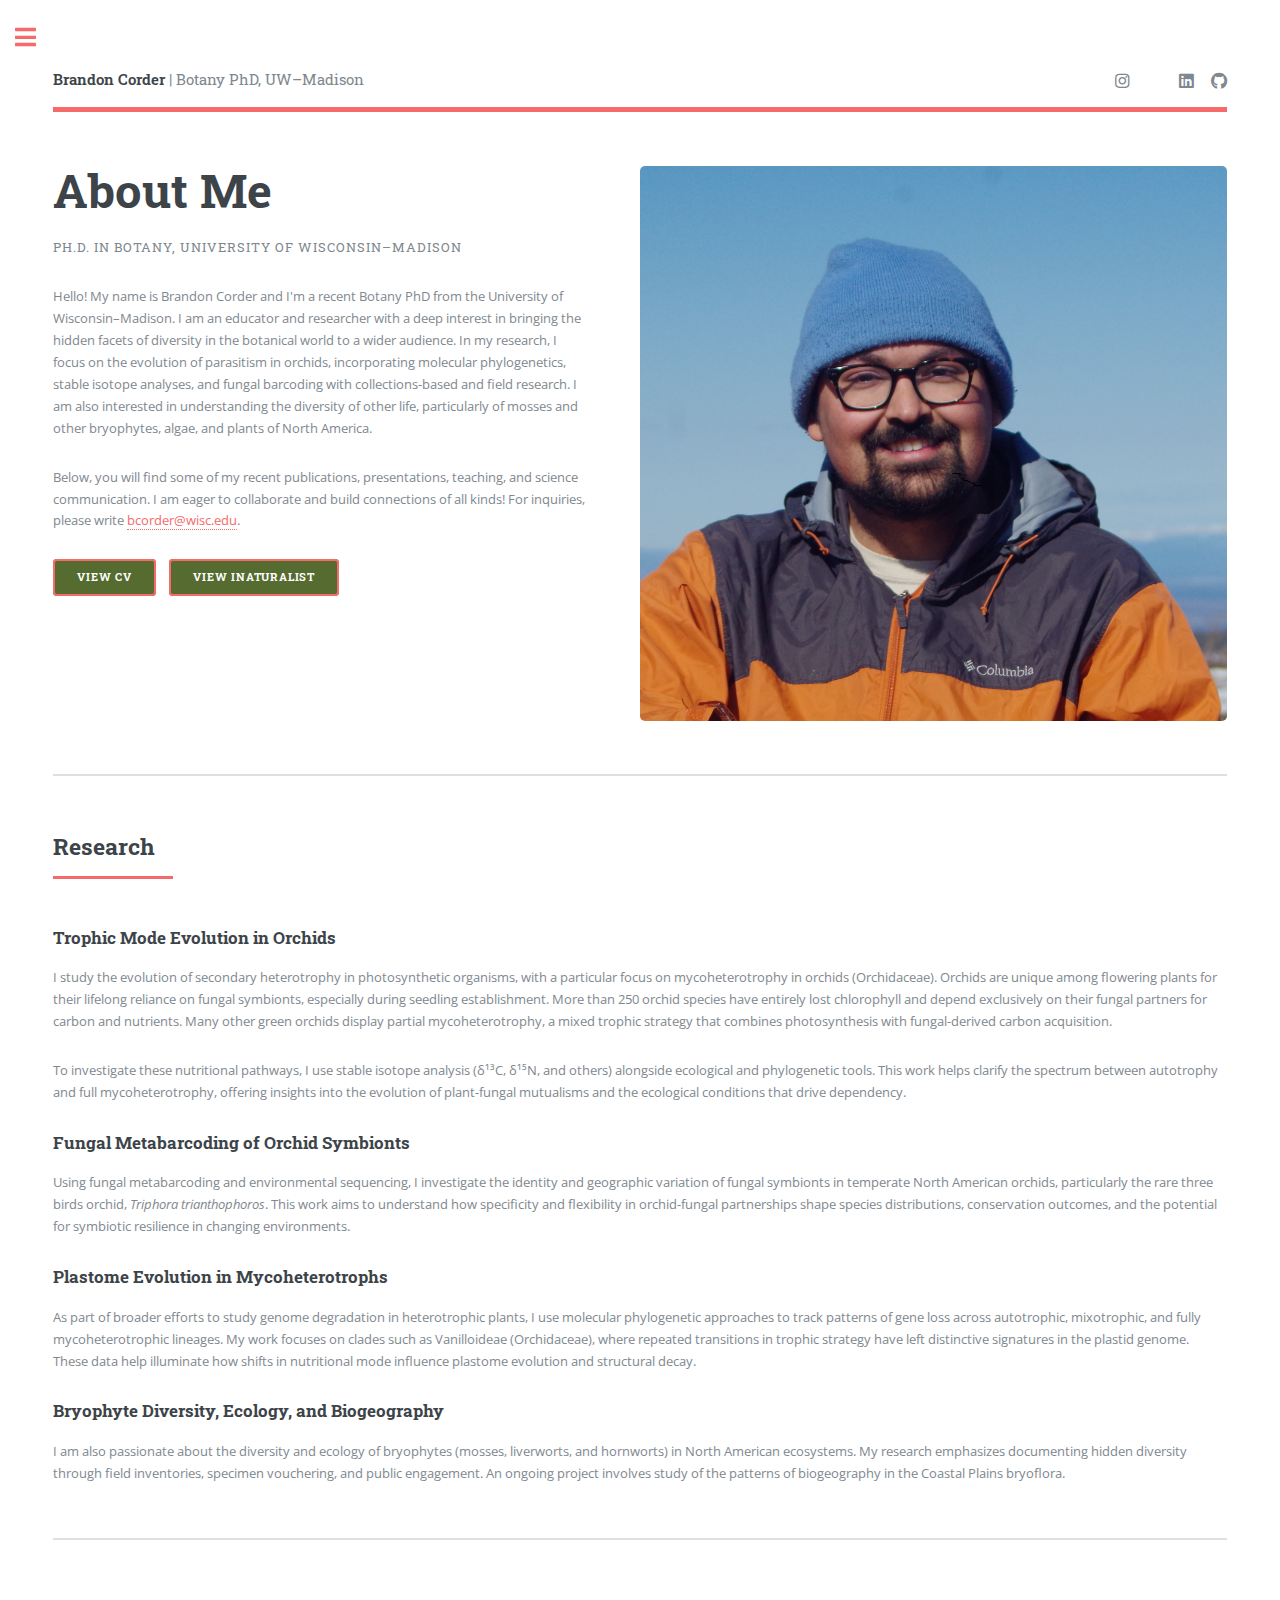
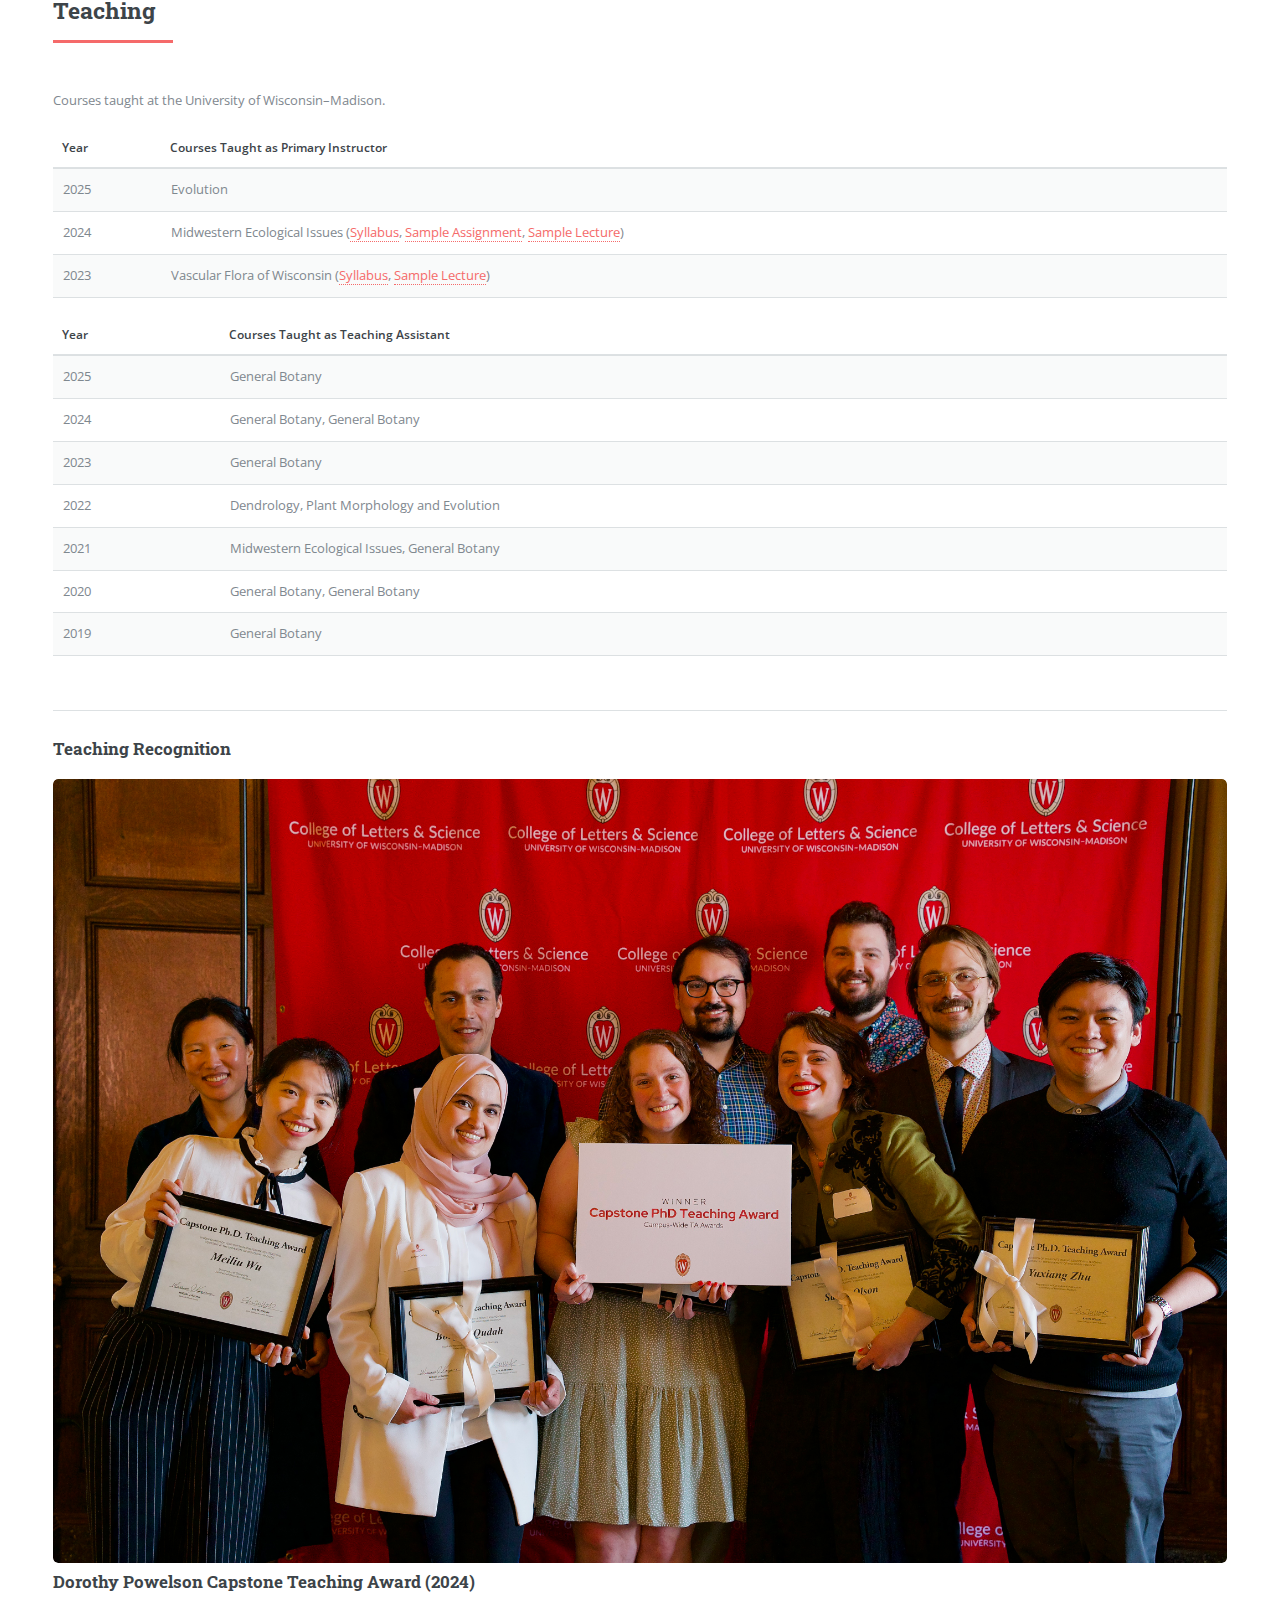
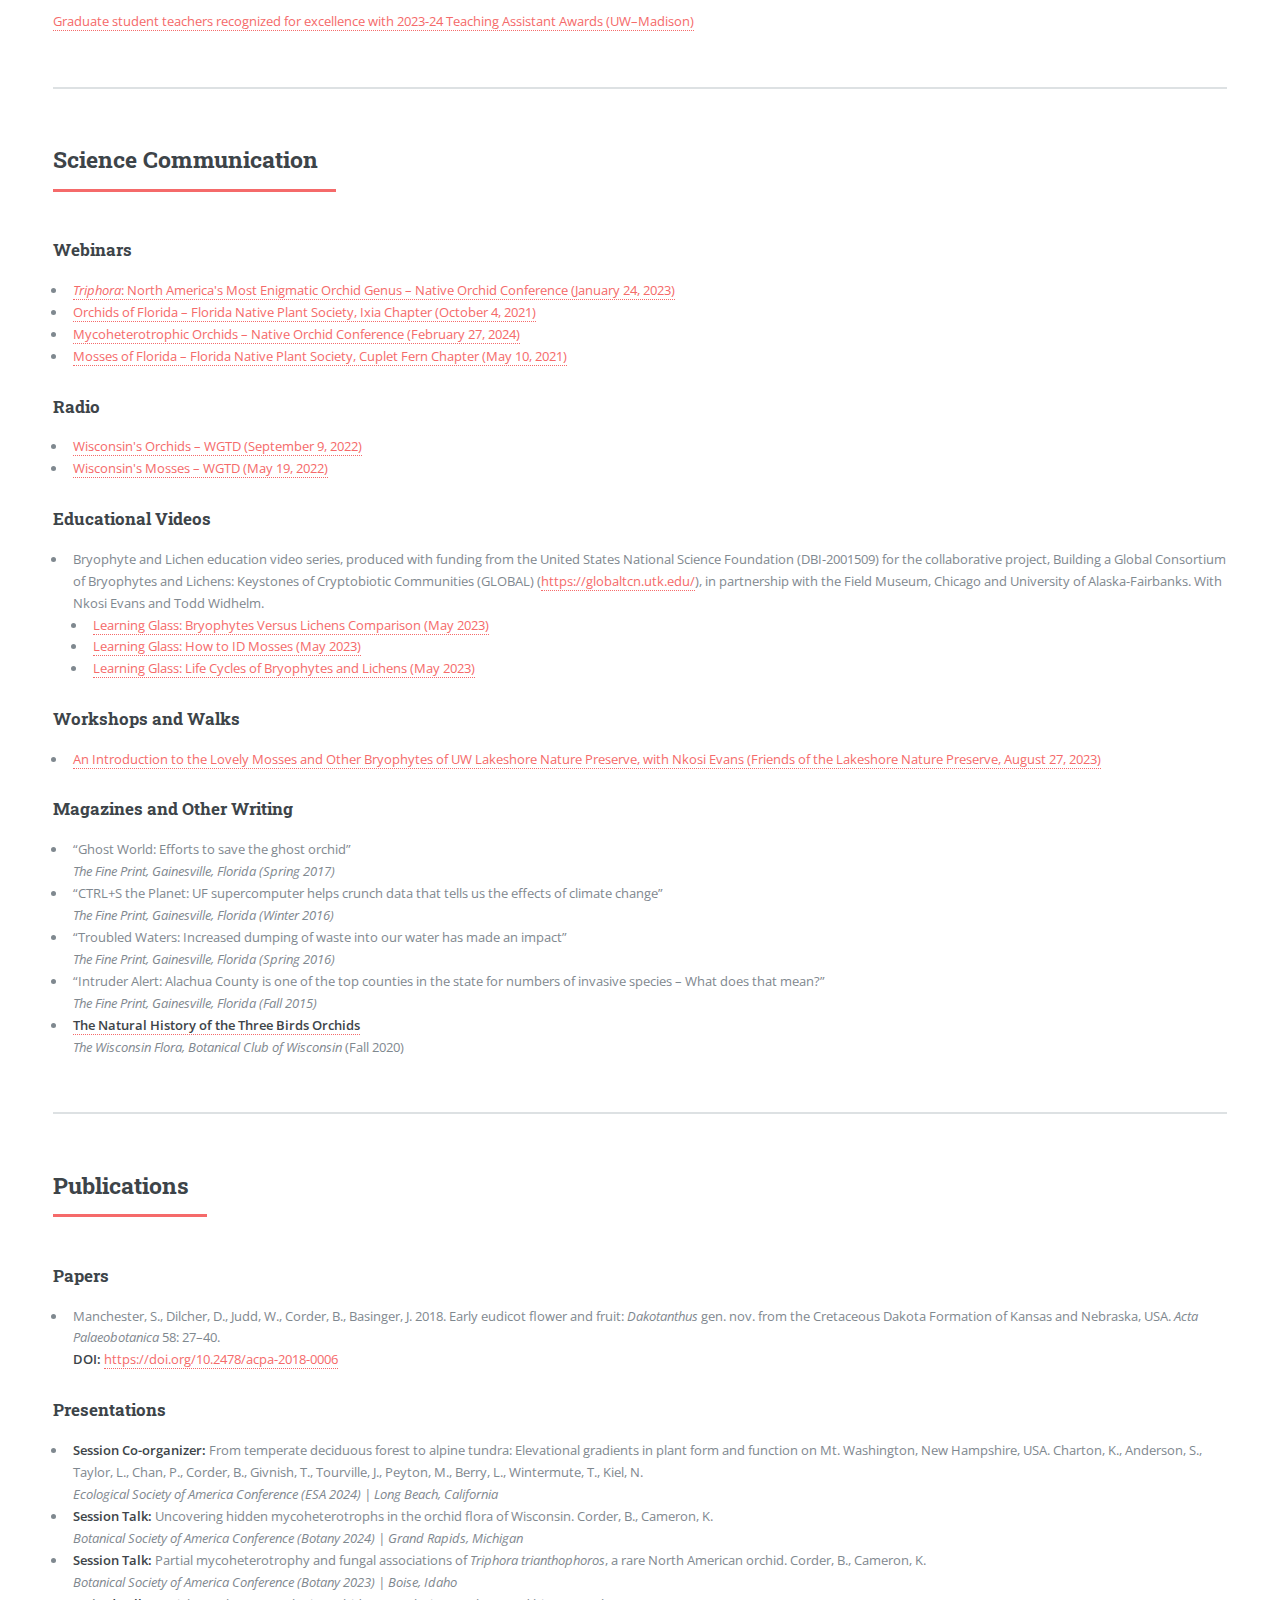
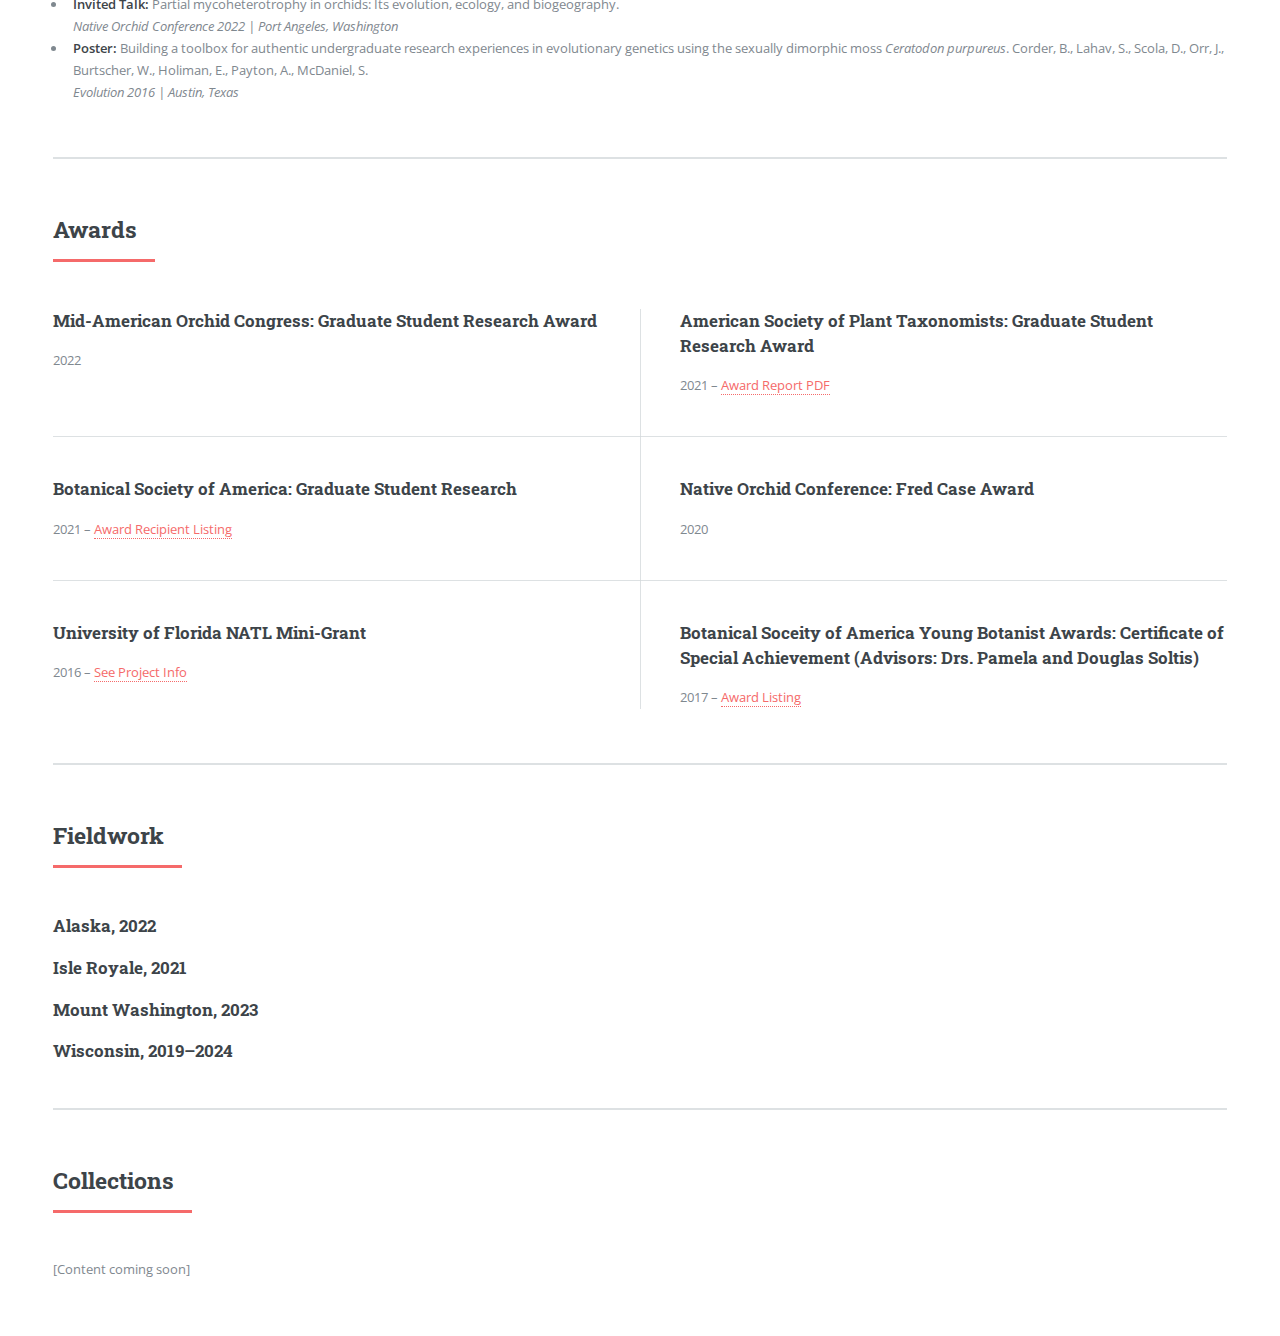
<file: index.html>
<!DOCTYPE HTML>
<html>
<head>
  <title>Brandon Corder</title>
  <meta charset="utf-8" />
  <meta name="viewport" content="width=device-width, initial-scale=1, user-scalable=no" />

  <!-- ✅ Main CSS file (load first before any styles override it) -->
  <link rel="stylesheet" href="assets/css/main.css" />

  <!-- Optional: Your custom inline styles -->
  <style>
    :root {
      --accent-color: #556b2f;
    }
    .button, a.button, .button.big {
      background-color: var(--accent-color);
      border-color: var(--accent-color);
      color: #fff !important;
    }
    .button:hover {
      background-color: #6b8e23;
      border-color: #6b8e23;
    }
    .icon.brands.fa-leaf {
      color: #6b8e23;
    }
  </style>

  <!-- Load fallback styles if JS is disabled -->
  <noscript><link rel="stylesheet" href="assets/css/noscript.css" /></noscript>
</head>

<body class="is-preload">
<div id="wrapper">
  <!-- Main -->
  <div id="main">
    <div class="inner">

      <!-- Header -->
      <header id="header">
        <a href="index.html" class="logo"><strong>Brandon Corder</strong> | Botany PhD, UW–Madison</a>
        <ul class="icons">
          <li><a href="https://www.instagram.com/brandoncorder/" class="icon brands fa-instagram"><span class="label">Instagram</span></a></li>
          <li><a href="https://www.inaturalist.org/people/970009" class="icon brands fa-leaf"><span class="label">iNaturalist</span></a></li>
          <li><a href="https://www.linkedin.com/in/brandon-corder-a7998a106/" class="icon brands fa-linkedin"><span class="label">LinkedIn</span></a></li>
          <li><a href="https://github.com/brandoncorder" class="icon brands fa-github"><span class="label">GitHub</span></a></li>
        </ul>
      </header>

      <!-- About Me -->
      <section id="banner">
        <div class="content">
          <header>
            <h1>About Me</h1>
            <p>Ph.D. in Botany, University of Wisconsin–Madison</p>
          </header>
          <p>
            Hello! My name is Brandon Corder and I'm a recent Botany PhD from the University of Wisconsin–Madison.
            I am an educator and researcher with a deep interest in bringing the hidden facets of diversity in the botanical world to a wider audience.
            In my research, I focus on the evolution of parasitism in orchids, incorporating molecular phylogenetics, stable isotope analyses,
            and fungal barcoding with collections-based and field research. I am also interested in understanding the diversity of other life,
            particularly of mosses and other bryophytes, algae, and plants of North America.
          </p>
          <p>
            Below, you will find some of my recent publications, presentations, teaching, and science communication.
            I am eager to collaborate and build connections of all kinds! For inquiries, please write <a href="mailto:bcorder@wisc.edu">bcorder@wisc.edu</a>.
          </p>
          <ul class="actions">
            <li><a href="assets/Corder_CV_May_2025.pdf" class="button big">View CV</a></li>
            <li><a href="https://www.inaturalist.org/people/970009" class="button big" target="_blank">View iNaturalist</a></li>
          </ul>
        </div>
        <span class="image object">
          <img src="images/headshot.png" alt="Profile Photo" />
        </span>
      </section>

      <!-- Research -->
      <section id="research">
        <header class="major"><h2>Research</h2></header>

        <h3>Trophic Mode Evolution in Orchids</h3>
        <p>I study the evolution of secondary heterotrophy in photosynthetic organisms, with a particular focus on mycoheterotrophy in orchids (Orchidaceae). Orchids are unique among flowering plants for their lifelong reliance on fungal symbionts, especially during seedling establishment. More than 250 orchid species have entirely lost chlorophyll and depend exclusively on their fungal partners for carbon and nutrients. Many other green orchids display partial mycoheterotrophy, a mixed trophic strategy that combines photosynthesis with fungal-derived carbon acquisition.</p>
        <p>To investigate these nutritional pathways, I use stable isotope analysis (δ¹³C, δ¹⁵N, and others) alongside ecological and phylogenetic tools. This work helps clarify the spectrum between autotrophy and full mycoheterotrophy, offering insights into the evolution of plant-fungal mutualisms and the ecological conditions that drive dependency.</p>

        <h3>Fungal Metabarcoding of Orchid Symbionts</h3>
        <p>Using fungal metabarcoding and environmental sequencing, I investigate the identity and geographic variation of fungal symbionts in temperate North American orchids, particularly the rare three birds orchid, <i>Triphora trianthophoros</i>. This work aims to understand how specificity and flexibility in orchid-fungal partnerships shape species distributions, conservation outcomes, and the potential for symbiotic resilience in changing environments.</p>

        <h3>Plastome Evolution in Mycoheterotrophs</h3>
        <p>As part of broader efforts to study genome degradation in heterotrophic plants, I use molecular phylogenetic approaches to track patterns of gene loss across autotrophic, mixotrophic, and fully mycoheterotrophic lineages. My work focuses on clades such as Vanilloideae (Orchidaceae), where repeated transitions in trophic strategy have left distinctive signatures in the plastid genome. These data help illuminate how shifts in nutritional mode influence plastome evolution and structural decay.</p>

        <h3>Bryophyte Diversity, Ecology, and Biogeography</h3>
        <p>I am also passionate about the diversity and ecology of bryophytes (mosses, liverworts, and hornworts) in North American ecosystems. My research emphasizes documenting hidden diversity through field inventories, specimen vouchering, and public engagement. An ongoing project involves study of the patterns of biogeography in the Coastal Plains bryoflora.</p>
      </section>
<section id="teaching">
<header class="major"><h2>Teaching</h2></header>
<p>Courses taught at the University of Wisconsin–Madison.</p>
<div class="table-wrapper">
<table>
<thead>
<tr><th>Year</th><th>Courses Taught as Primary Instructor</th></tr>
</thead>
<tbody>
<tr><td>2025</td><td>Evolution</td></tr>
<tr><td>2024</td><td>Midwestern Ecological Issues (<a href="https://brandoncorder.github.io/assets/teaching/BOT-ZOO 450 Syllabus (Summer 2024).pdf" target="_blank">Syllabus</a>, <a href="https://brandoncorder.github.io/assets/teaching/Activity 3 - Surf your watershed.pdf" target="_blank">Sample Assignment</a>, <a href="https://brandoncorder.github.io/assets/teaching/1-2 Natural history of the Midwest II.pdf" target="_blank">Sample Lecture</a>)</td></tr>
<tr><td>2023</td><td>Vascular Flora of Wisconsin (<a href="https://brandoncorder.github.io/assets/teaching/Syllabus and Schedule - Botany 401 - Summer 2023.pdf" target="_blank">Syllabus</a>, <a href="https://brandoncorder.github.io/assets/teaching/Corder - Lecture 01 - Botany 401 - Summer 2023 - Intro and Flora.pdf" target="_blank">Sample Lecture</a>)</td></tr>
</tbody>
</table>
<table>
<thead>
<tr><th>Year</th><th>Courses Taught as Teaching Assistant</th></tr>
</thead>
<tbody>
<tr><td>2025</td><td>General Botany</td></tr>
<tr><td>2024</td><td>General Botany, General Botany</td></tr>
<tr><td>2023</td><td>General Botany</td></tr>
<tr><td>2022</td><td>Dendrology, Plant Morphology and Evolution</td></tr>
<tr><td>2021</td><td>Midwestern Ecological Issues, General Botany</td></tr>
<tr><td>2020</td><td>General Botany, General Botany</td></tr>
<tr><td>2019</td><td>General Botany</td></tr>
</tbody>
</table>
</div>
<hr/><h3>Teaching Recognition</h3><article class="highlighted-award">
<a class="image" href="https://grad.wisc.edu/2024/03/04/graduate-student-teachers-recognized-for-excellence-with-2023-24-teaching-assistant-awards/" target="_blank">
<img alt="Dorothy Powelson Capstone Teaching Award" src="images/TAawards2024.173.jpeg" style="max-width: 100%; height: auto; display: block; margin: 0 auto;"/>
</a>
<h3>Dorothy Powelson Capstone Teaching Award (2024)</h3>
<p>
<a href="https://grad.wisc.edu/2024/03/04/graduate-student-teachers-recognized-for-excellence-with-2023-24-teaching-assistant-awards/" target="_blank">
        Graduate student teachers recognized for excellence with 2023-24 Teaching Assistant Awards (UW–Madison)
      </a>
</p>
</article></section><section id="science-communication">
<header class="major"><h2>Science Communication</h2></header>
<h3>Webinars</h3>
<ul><li><a href="https://www.nativeorchidconference.org/copy-of-symposium" target="_blank"><i>Triphora</i>: North America's Most Enigmatic Orchid Genus – Native Orchid Conference (January 24, 2023)</a></li><li><a href="https://youtu.be/ChA987UKWaA?si=JHMBII1rx4ndGP5V" target="_blank">Orchids of Florida – Florida Native Plant Society, Ixia Chapter (October 4, 2021)</a></li><li><a href="https://www.nativeorchidconference.org/copy-of-symposium" target="_blank">Mycoheterotrophic Orchids – Native Orchid Conference (February 27, 2024)</a></li><li><a href="https://www.youtube.com/watch?v=adX69b668aM" target="_blank">Mosses of Florida – Florida Native Plant Society, Cuplet Fern Chapter (May 10, 2021)</a></li></ul>
<h3>Radio</h3>
<ul><li><a href="https://www.wgtd.org/playlist/morning-show/ms-nan-calvert-orchids" target="_blank">Wisconsin's Orchids – WGTD (September 9, 2022)</a></li><li><a href="https://www.wgtd.org/playlist/morning-show/environmentalist-nan-calvert-welcomes-brandon-corder-conversation-mosses" target="_blank">Wisconsin's Mosses – WGTD (May 19, 2022)</a></li></ul>
<h3>Educational Videos</h3>
<ul>
<li>
    Bryophyte and Lichen education video series, produced with funding from the United States National Science Foundation (DBI-2001509) for the collaborative project, Building a Global Consortium of Bryophytes and Lichens: Keystones of Cryptobiotic Communities (GLOBAL) (<a href="https://globaltcn.utk.edu/" target="_blank">https://globaltcn.utk.edu/</a>), in partnership with the Field Museum, Chicago and University of Alaska-Fairbanks. With Nkosi Evans and Todd Widhelm.
    <ul>
<li><a href="https://media.uaf.edu/media/t/1_0k9hwi0o" target="_blank">Learning Glass: Bryophytes Versus Lichens Comparison (May 2023)</a></li>
<li><a href="https://media.uaf.edu/media/t/1_d75j0o1k" target="_blank">Learning Glass: How to ID Mosses (May 2023)</a></li>
<li><a href="https://media.uaf.edu/media/t/1_b7j7ba5i" target="_blank">Learning Glass: Life Cycles of Bryophytes and Lichens (May 2023)</a></li>
</ul>
</li>
</ul>
<h3>Workshops and Walks</h3>
<ul><li><a href="https://www.friendslakeshorepreserve.com/people--events/an-introduction-to-the-lovely-mosses-and-other-bryophytes-of-the-uw-lakeshore-nature-preserve-27-august-2023" target="_blank">An Introduction to the Lovely Mosses and Other Bryophytes of UW Lakeshore Nature Preserve, with Nkosi Evans (Friends of the Lakeshore Nature Preserve, August 27, 2023)</a></li></ul>
<h3>Magazines and Other Writing</h3>
<ul>
<li>“Ghost World: Efforts to save the ghost orchid” <br/><em>The Fine Print, Gainesville, Florida (Spring 2017)</em></li>
<li>“CTRL+S the Planet: UF supercomputer helps crunch data that tells us the effects of climate change” <br/><em>The Fine Print, Gainesville, Florida (Winter 2016)</em></li>
<li>“Troubled Waters: Increased dumping of waste into our water has made an impact” <br/><em>The Fine Print, Gainesville, Florida (Spring 2016)</em></li>
<li>“Intruder Alert: Alachua County is one of the top counties in the state for numbers of invasive species – What does that mean?” <br/><em>The Fine Print, Gainesville, Florida (Fall 2015)</em></li>
<li><a href="https://drive.google.com/file/d/1VCq1NkGWfXLWDPySuasDxIXf9qbo0Zbv/view" target="_blank"><strong>The Natural History of the Three Birds Orchids</strong></a><br/><em>The Wisconsin Flora, Botanical Club of Wisconsin</em> (Fall 2020)</li>
</ul>
</section><section id="publications">
<header class="major"><h2>Publications</h2></header>
<h3>Papers</h3>
<ul>
<li>Manchester, S., Dilcher, D., Judd, W., Corder, B., Basinger, J. 2018. Early eudicot flower and fruit: <i>Dakotanthus</i> gen. nov. from the Cretaceous Dakota Formation of Kansas and Nebraska, USA. <i>Acta Palaeobotanica</i> 58: 27–40.<br/><strong>DOI:</strong> <a href="https://doi.org/10.2478/acpa-2018-0006" target="_blank">https://doi.org/10.2478/acpa-2018-0006</a></li>
</ul>
<h3>Presentations</h3>
<ul>
<li><strong>Session Co-organizer:</strong> From temperate deciduous forest to alpine tundra: Elevational gradients in plant form and function on Mt. Washington, New Hampshire, USA. Charton, K., Anderson, S., Taylor, L., Chan, P., Corder, B., Givnish, T., Tourville, J., Peyton, M., Berry, L., Wintermute, T., Kiel, N. <br/><em>Ecological Society of America Conference (ESA 2024) | Long Beach, California</em></li>
<li><strong>Session Talk:</strong> Uncovering hidden mycoheterotrophs in the orchid flora of Wisconsin. Corder, B., Cameron, K. <br/><em>Botanical Society of America Conference (Botany 2024) | Grand Rapids, Michigan</em></li>
<li><strong>Session Talk:</strong> Partial mycoheterotrophy and fungal associations of <i>Triphora trianthophoros</i>, a rare North American orchid. Corder, B., Cameron, K. <br/><em>Botanical Society of America Conference (Botany 2023) | Boise, Idaho</em></li>
<li><strong>Invited Talk:</strong> Partial mycoheterotrophy in orchids: Its evolution, ecology, and biogeography. <br/><em>Native Orchid Conference 2022 | Port Angeles, Washington</em></li>
<li><strong>Poster:</strong> Building a toolbox for authentic undergraduate research experiences in evolutionary genetics using the sexually dimorphic moss <i>Ceratodon purpureus</i>. Corder, B., Lahav, S., Scola, D., Orr, J., Burtscher, W., Holiman, E., Payton, A., McDaniel, S. <br/><em>Evolution 2016 | Austin, Texas</em></li>
</ul>
</section><section id="awards">
<header class="major">
<h2>Awards</h2>
</header>
<!-- Highlighted award with image and refined caption -->
<div class="posts">
<article><h3>Mid-American Orchid Congress: Graduate Student Research Award</h3><p>2022</p></article>
<article><h3>American Society of Plant Taxonomists: Graduate Student Research Award</h3><p>2021 – <a href="https://static1.squarespace.com/static/585186b615d5db7c9d79d99a/t/6361347315659e65d2a38bf4/1667314808261/2021+GSRG+Reports.pdf" target="_blank">Award Report PDF</a></p></article>
<article><h3>Botanical Society of America: Graduate Student Research</h3>
<p>2021 – <a href="https://botany.org/home/awards/annual-award-recipients/2021-award-recipients.html" target="_blank">Award Recipient Listing</a>
</p>
</article>
<article><h3>Native Orchid Conference: Fred Case Award</h3><p>2020</p></article>
<article><h3>University of Florida NATL Mini-Grant</h3>
<p>
        2016 – <a href="https://natl.ifas.ufl.edu/data-archive/moss/" target="_blank">See Project Info</a>
</p>
</article>
<article>
<h3>Botanical Soceity of America Young Botanist Awards: Certificate of Special Achievement (Advisors: Drs. Pamela and Douglas Soltis)</h3>
<p>2017 – <a href="https://botany.org/home/awards/annual-award-recipients/2017-award-recipients.html" target="_blank">Award Listing</a></p>
</article>
</div>
</section>

<!-- Fieldwork Section -->
<section id="fieldwork">
  <header class="major"><h2>Fieldwork</h2></header>
  <div class="fieldwork-grid">
    <a href="fieldwork.html#entry1" class="fieldwork-entry" style="background-image: url('https://brandoncorder.github.io/images/alaska1.JPEG');">
      <div class="overlay"><h3>Alaska, 2022</h3></div>
    </a>
    <a href="fieldwork.html#entry2" class="fieldwork-entry" style="background-image: url('https://brandoncorder.github.io/images/isleroyale1.JPEG');">
      <div class="overlay"><h3>Isle Royale, 2021</h3></div>
    </a>
    <a href="fieldwork.html#entry3" class="fieldwork-entry" style="background-image: url('https://brandoncorder.github.io/images/mountwash1.JPEG');">
      <div class="overlay"><h3>Mount Washington, 2023</h3></div>
    </a>
    <a href="fieldwork.html#entry4" class="fieldwork-entry" style="background-image: url('https://brandoncorder.github.io/images/wisconsin1.JPEG');">
      <div class="overlay"><h3>Wisconsin, 2019–2024</h3></div>
    </a>
  </div>
</section>

<!-- Collections Section -->
<section id="collections">
  <header class="major"><h2>Collections</h2></header>
  <p>[Content coming soon]</p>
</section>
</div> <!-- close .inner -->
</div> <!-- close #main -->

<!-- Sidebar -->
<div id="sidebar">
  <div class="inner">

    <nav id="menu">
      <header class="major"><h2>Menu</h2></header>
      <ul>
        <li><a href="index.html">Home</a></li>
        <li><a href="index.html#banner">About Me</a></li>
        <li><a href="index.html#research">Research</a></li>
        <li><a href="index.html#teaching">Teaching</a></li>
        <li><a href="index.html#science-communication">Science Communication</a></li>
        <li><a href="index.html#publications">Publications</a></li>
        <li><a href="fieldwork.html">Fieldwork</a></li>
        <li><a href="index.html#awards">Awards</a></li>
        <li><a href="index.html#collections">Collections</a></li>
      </ul>
    </nav>

    <section>
      <header class="major"><h2>Get in Touch</h2></header>
      <ul class="contact">
        <li class="icon solid fa-envelope"><a href="mailto:bcorder@wisc.edu">bcorder@wisc.edu</a></li>
        <li class="icon solid fa-envelope"><a href="mailto:brandoncorder95@gmail.com">brandoncorder95@gmail.com</a></li>
      </ul>
    </section>

    <footer id="footer">
      <p class="copyright">&copy; Brandon Corder. Design: <a href="https://html5up.net">HTML5 UP</a>.</p>
    </footer>

  </div>
</div> <!-- close #sidebar -->
</div> <!-- close #wrapper -->

<!-- Scripts -->
<script src="assets/js/jquery.min.js"></script>
<script src="assets/js/browser.min.js"></script>
<script src="assets/js/breakpoints.min.js"></script>
<script src="assets/js/util.js"></script>
<script src="assets/js/main.js"></script>
</body>
</html>
</file>
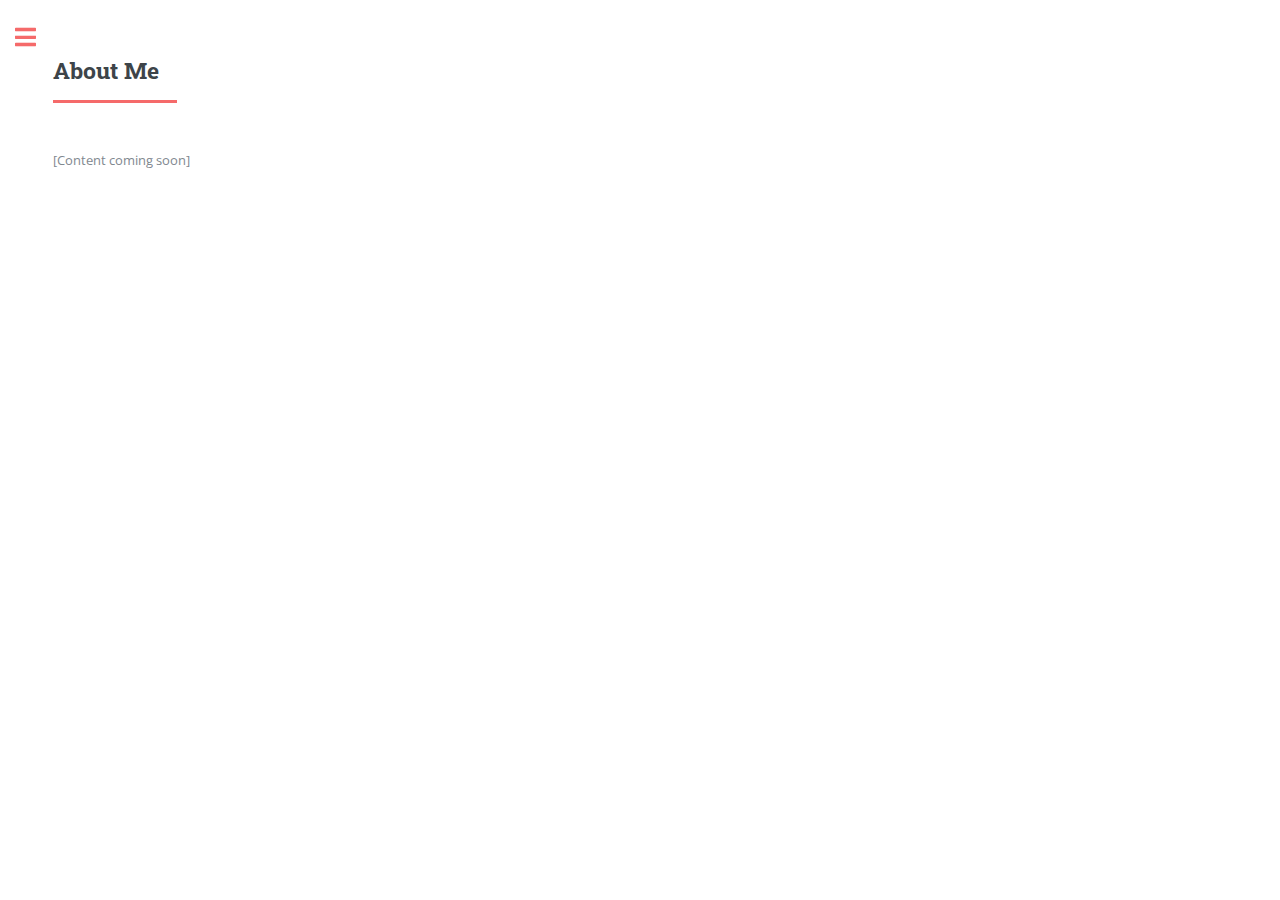
<file: aboutme.html>
<!DOCTYPE HTML>
<html>
<head>
  <title>About Me | Brandon Corder</title>
  <meta charset="utf-8" />
  <meta name="viewport" content="width=device-width, initial-scale=1, user-scalable=no" />
  <link rel="stylesheet" href="assets/css/main.css" />
  <noscript><link rel="stylesheet" href="assets/css/noscript.css" /></noscript>
</head>
<body class="is-preload">
  <div id="wrapper">

    <!-- Main -->
    <div id="main">
      <div class="inner">
        <section id="about">
          <header class="major">
            <h2>About Me</h2>
          </header>
          <p>[Content coming soon]</p>
        </section>
      </div>
    </div>

    <!-- Sidebar -->
    <div id="sidebar">
      <div class="inner">

        <!-- Menu -->
        <nav id="menu">
          <header class="major"><h2>Menu</h2></header>
          <ul>
            <li><a href="index.html">Home</a></li>
          </ul>
        </nav>

        <!-- Contact -->
        <section>
          <header class="major"><h2>Get in Touch</h2></header>
          <ul class="contact">
            <li class="icon solid fa-envelope"><a href="mailto:bcorder@wisc.edu">bcorder@wisc.edu</a></li>
            <li class="icon solid fa-envelope"><a href="mailto:brandoncorder95@gmail.com">brandoncorder95@gmail.com</a></li>
          </ul>
        </section>

        <!-- Footer -->
        <footer id="footer">
          <p class="copyright">&copy; Brandon Corder. Design: <a href="https://html5up.net">HTML5 UP</a>.</p>
        </footer>

      </div>
    </div>

  </div>

  <!-- Scripts -->
  <script src="assets/js/jquery.min.js"></script>
  <script src="assets/js/browser.min.js"></script>
  <script src="assets/js/breakpoints.min.js"></script>
  <script src="assets/js/util.js"></script>
  <script src="assets/js/main.js"></script>
</body>
</html>
</file>
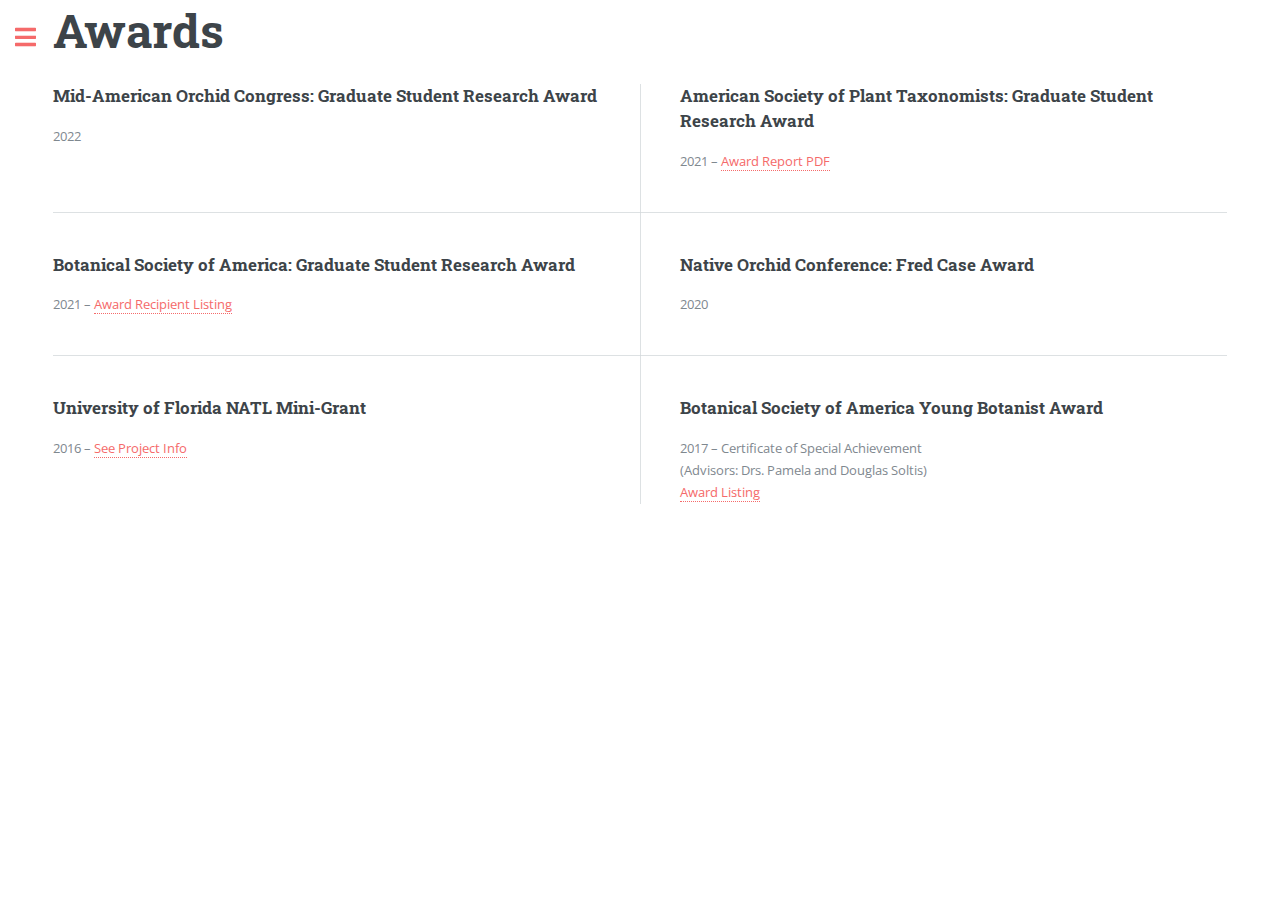
<file: awards.html>
<!DOCTYPE HTML>
<html>
<head>
  <title>Awards | Brandon Corder</title>
  <meta charset="utf-8" />
  <meta name="viewport" content="width=device-width, initial-scale=1, user-scalable=no" />
  <link rel="stylesheet" href="assets/css/main.css" />
  <noscript><link rel="stylesheet" href="assets/css/noscript.css" /></noscript>
</head>
<body class="is-preload">
  <div id="wrapper">

    <!-- Main -->
    <div id="main">
      <div class="inner">
        <header>
          <h1>Awards</h1>
        </header>

        <div class="posts">
          <article>
            <h3>Mid-American Orchid Congress: Graduate Student Research Award</h3>
            <p>2022</p>
          </article>

          <article>
            <h3>American Society of Plant Taxonomists: Graduate Student Research Award</h3>
            <p>2021 – 
              <a href="https://static1.squarespace.com/static/585186b615d5db7c9d79d99a/t/6361347315659e65d2a38bf4/1667314808261/2021+GSRG+Reports.pdf" target="_blank">Award Report PDF</a>
            </p>
          </article>

          <article>
            <h3>Botanical Society of America: Graduate Student Research Award</h3>
            <p>2021 – 
              <a href="https://botany.org/home/awards/annual-award-recipients/2021-award-recipients.html" target="_blank">Award Recipient Listing</a>
            </p>
          </article>

          <article>
            <h3>Native Orchid Conference: Fred Case Award</h3>
            <p>2020</p>
          </article>

          <article>
            <h3>University of Florida NATL Mini-Grant</h3>
            <p>2016 – 
              <a href="https://natl.ifas.ufl.edu/data-archive/moss/" target="_blank">See Project Info</a>
            </p>
          </article>

          <article>
            <h3>Botanical Society of America Young Botanist Award</h3>
            <p>2017 – Certificate of Special Achievement<br/>
              (Advisors: Drs. Pamela and Douglas Soltis) <br/>
              <a href="https://botany.org/home/awards/annual-award-recipients/2017-award-recipients.html" target="_blank">Award Listing</a>
            </p>
          </article>
        </div>

      </div>
    </div>

    <!-- Sidebar -->
    <div id="sidebar">
      <div class="inner">
        <nav id="menu">
          <header class="major"><h2>Menu</h2></header>
          <ul>
            <li><a href="index.html">Home</a></li>
          </ul>
        </nav>

        <section>
          <header class="major"><h2>Get in Touch</h2></header>
          <ul class="contact">
            <li class="icon solid fa-envelope"><a href="mailto:bcorder@wisc.edu">bcorder@wisc.edu</a></li>
            <li class="icon solid fa-envelope"><a href="mailto:brandoncorder95@gmail.com">brandoncorder95@gmail.com</a></li>
          </ul>
        </section>

        <footer id="footer">
          <p class="copyright">&copy; Brandon Corder. Design: <a href="https://html5up.net">HTML5 UP</a>.</p>
        </footer>
      </div>
    </div>

  </div>

  <!-- Scripts -->
  <script src="assets/js/jquery.min.js"></script>
  <script src="assets/js/browser.min.js"></script>
  <script src="assets/js/breakpoints.min.js"></script>
  <script src="assets/js/util.js"></script>
  <script src="assets/js/main.js"></script>
</body>
</html>
</file>
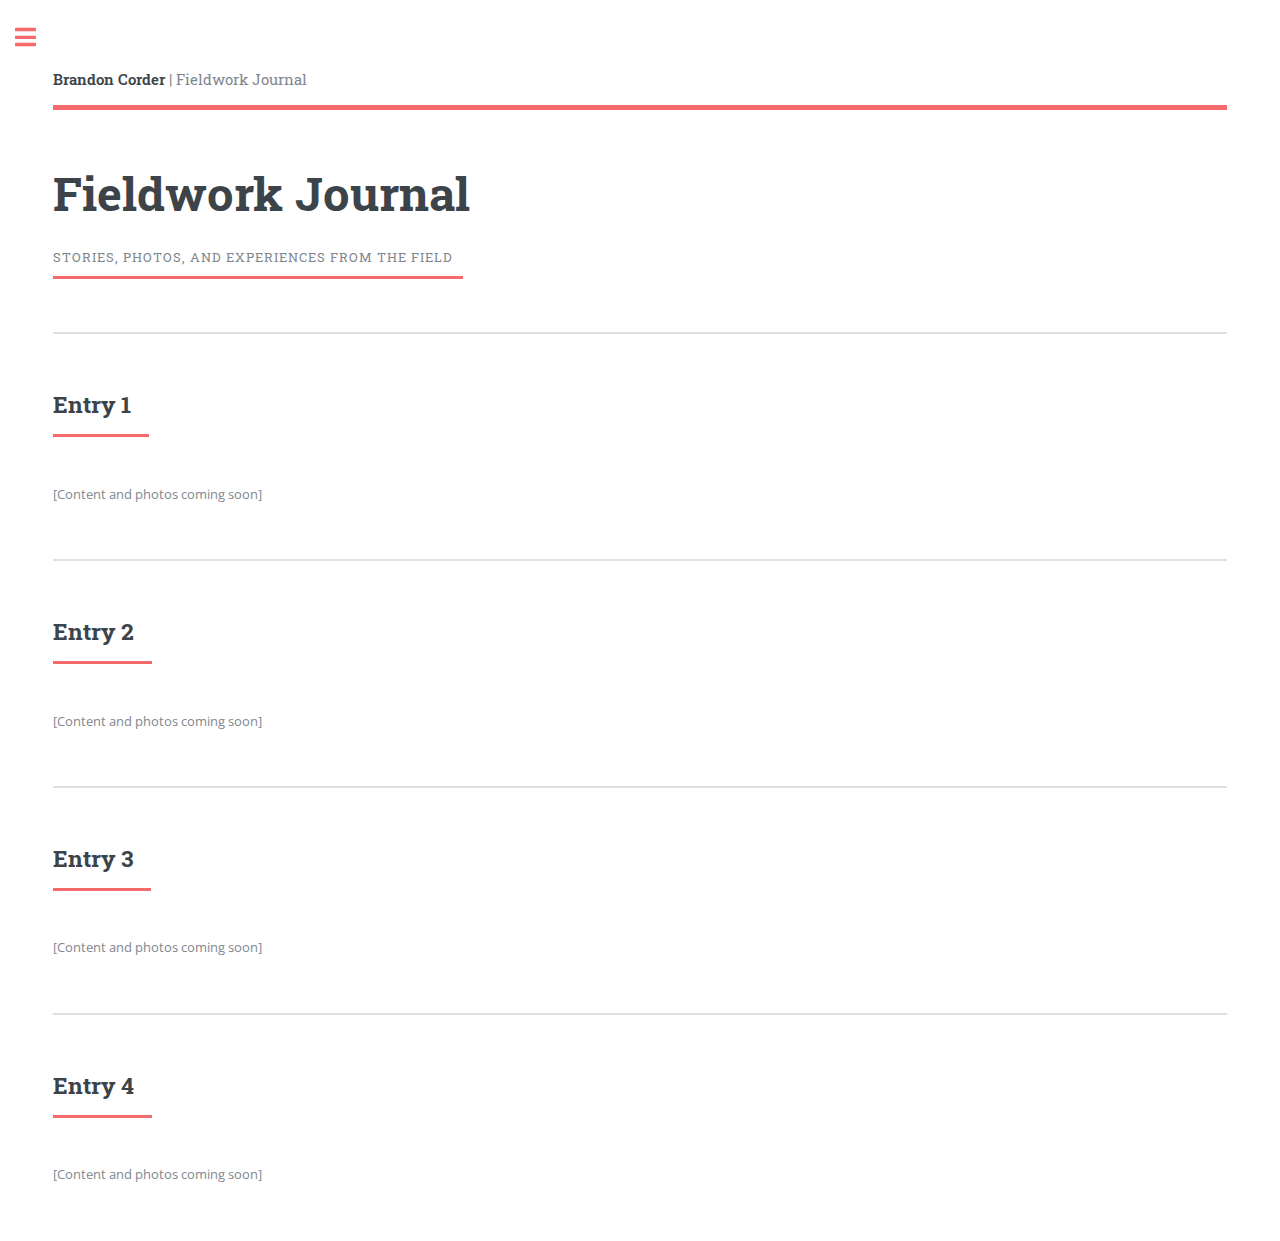
<file: fieldwork.html>
<!DOCTYPE HTML>
<html>
<head>
  <title>Fieldwork | Brandon Corder</title>
  <meta charset="utf-8" />
  <meta name="viewport" content="width=device-width, initial-scale=1, user-scalable=no" />
  <link rel="stylesheet" href="assets/css/main.css" />
</head>
<body class="is-preload">
  <div id="wrapper">

    <!-- Main -->
    <div id="main">
      <div class="inner">

        <!-- Header -->
        <header id="header">
          <a href="index.html" class="logo"><strong>Brandon Corder</strong> | Fieldwork Journal</a>
        </header>

        <!-- Page Title -->
        <section id="intro">
          <header class="major">
            <h1>Fieldwork Journal</h1>
            <p>Stories, photos, and experiences from the field</p>
          </header>
        </section>

        <!-- Entry 1 -->
        <section id="entry1">
          <header class="major"><h2>Entry 1</h2></header>
          <p>[Content and photos coming soon]</p>
        </section>

        <!-- Entry 2 -->
        <section id="entry2">
          <header class="major"><h2>Entry 2</h2></header>
          <p>[Content and photos coming soon]</p>
        </section>

        <!-- Entry 3 -->
        <section id="entry3">
          <header class="major"><h2>Entry 3</h2></header>
          <p>[Content and photos coming soon]</p>
        </section>

        <!-- Entry 4 -->
        <section id="entry4">
          <header class="major"><h2>Entry 4</h2></header>
          <p>[Content and photos coming soon]</p>
        </section>

      </div>
    </div>

    <!-- Sidebar -->
    <div id="sidebar">
      <div class="inner">

        <nav id="menu">
          <header class="major"><h2>Menu</h2></header>
          <ul>
            <li><a href="index.html">Home</a></li>
            <li><a href="index.html#banner">About Me</a></li>
            <li><a href="index.html#research">Research</a></li>
            <li><a href="index.html#teaching">Teaching</a></li>
            <li><a href="index.html#science-communication">Science Communication</a></li>
            <li><a href="index.html#publications">Publications</a></li>
            <li><a href="fieldwork.html">Fieldwork</a></li>
            <li><a href="index.html#awards">Awards</a></li>
            <li><a href="index.html#collections">Collections</a></li>
          </ul>
        </nav>

        <section>
          <header class="major"><h2>Get in Touch</h2></header>
          <ul class="contact">
            <li class="icon solid fa-envelope"><a href="mailto:bcorder@wisc.edu">bcorder@wisc.edu</a></li>
            <li class="icon solid fa-envelope"><a href="mailto:brandoncorder95@gmail.com">brandoncorder95@gmail.com</a></li>
          </ul>
        </section>

        <footer id="footer">
          <p class="copyright">&copy; Brandon Corder. Design: <a href="https://html5up.net">HTML5 UP</a>.</p>
        </footer>
      </div>
    </div>

  </div>

  <!-- Scripts -->
  <script src="assets/js/jquery.min.js"></script>
  <script src="assets/js/browser.min.js"></script>
  <script src="assets/js/breakpoints.min.js"></script>
  <script src="assets/js/util.js"></script>
  <script src="assets/js/main.js"></script>
</body>
</html>
</file>
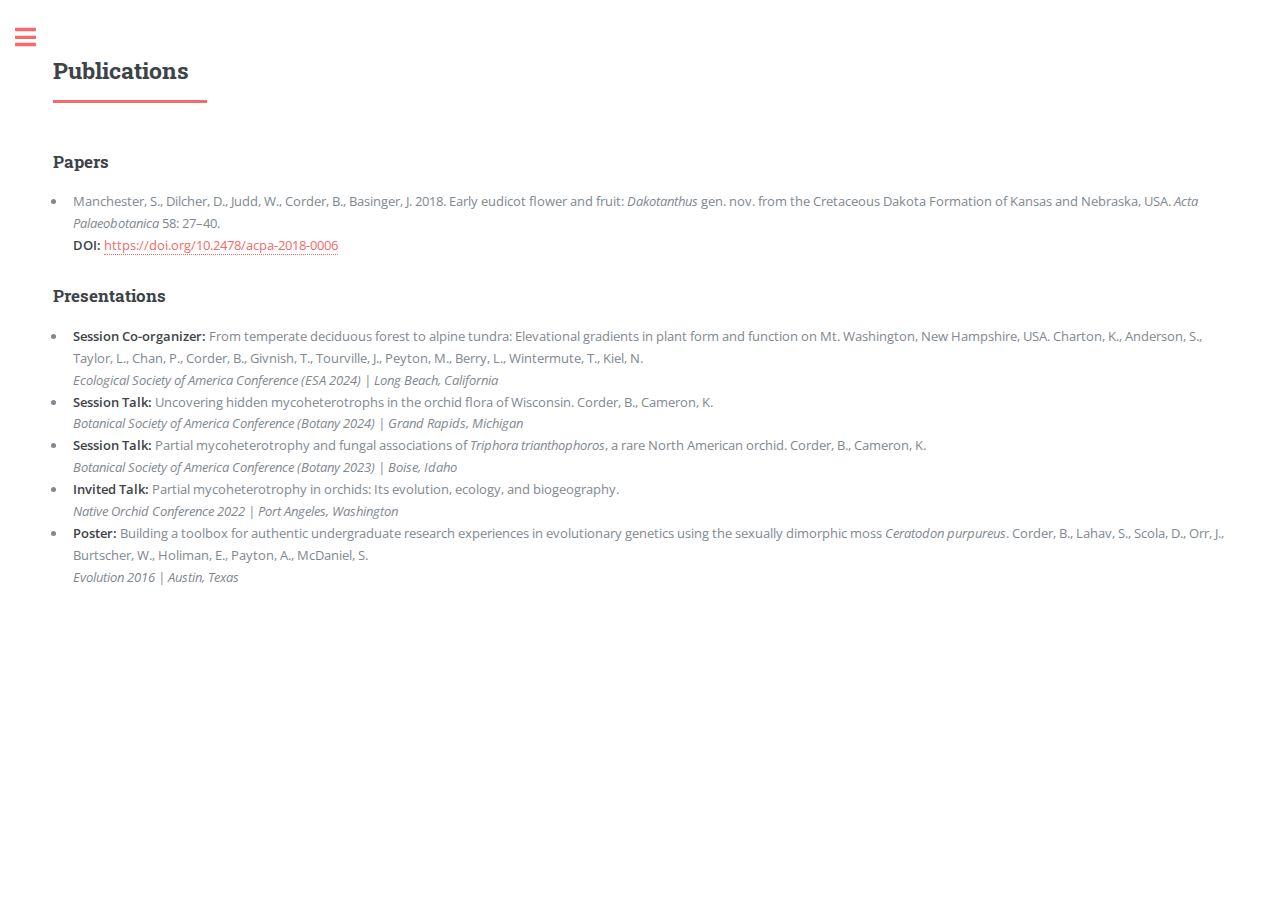
<file: publications.html>
<!DOCTYPE html>
<html>
<head>
  <title>Publications - Brandon Corder</title>
  <meta charset="utf-8" />
  <meta name="viewport" content="width=device-width, initial-scale=1, user-scalable=no" />
  <link rel="stylesheet" href="assets/css/main.css" />
  <noscript><link rel="stylesheet" href="assets/css/noscript.css" /></noscript>
</head>
<body class="is-preload">
  <div id="wrapper">

    <!-- Main -->
    <div id="main">
      <div class="inner">

        <section id="publications">
          <header class="major">
            <h2>Publications</h2>
          </header>

          <h3>Papers</h3>
          <ul>
            <li>Manchester, S., Dilcher, D., Judd, W., Corder, B., Basinger, J. 2018. Early eudicot flower and fruit: <i>Dakotanthus</i> gen. nov. from the Cretaceous Dakota Formation of Kansas and Nebraska, USA. <i>Acta Palaeobotanica</i> 58: 27–40.<br />
              <strong>DOI:</strong> <a href="https://doi.org/10.2478/acpa-2018-0006" target="_blank">https://doi.org/10.2478/acpa-2018-0006</a>
            </li>
          </ul>

          <h3>Presentations</h3>
          <ul>
            <li><strong>Session Co-organizer:</strong> From temperate deciduous forest to alpine tundra: Elevational gradients in plant form and function on Mt. Washington, New Hampshire, USA. Charton, K., Anderson, S., Taylor, L., Chan, P., Corder, B., Givnish, T., Tourville, J., Peyton, M., Berry, L., Wintermute, T., Kiel, N. <br /><em>Ecological Society of America Conference (ESA 2024) | Long Beach, California</em></li>
            <li><strong>Session Talk:</strong> Uncovering hidden mycoheterotrophs in the orchid flora of Wisconsin. Corder, B., Cameron, K. <br /><em>Botanical Society of America Conference (Botany 2024) | Grand Rapids, Michigan</em></li>
            <li><strong>Session Talk:</strong> Partial mycoheterotrophy and fungal associations of <i>Triphora trianthophoros</i>, a rare North American orchid. Corder, B., Cameron, K. <br /><em>Botanical Society of America Conference (Botany 2023) | Boise, Idaho</em></li>
            <li><strong>Invited Talk:</strong> Partial mycoheterotrophy in orchids: Its evolution, ecology, and biogeography. <br /><em>Native Orchid Conference 2022 | Port Angeles, Washington</em></li>
            <li><strong>Poster:</strong> Building a toolbox for authentic undergraduate research experiences in evolutionary genetics using the sexually dimorphic moss <i>Ceratodon purpureus</i>. Corder, B., Lahav, S., Scola, D., Orr, J., Burtscher, W., Holiman, E., Payton, A., McDaniel, S. <br /><em>Evolution 2016 | Austin, Texas</em></li>
          </ul>

        </section>
      </div>
    </div>

    <!-- Sidebar (minimal navigation) -->
    <div id="sidebar">
      <div class="inner">
        <nav id="menu">
          <header class="major">
            <h2>Menu</h2>
          </header>
          <ul>
            <li><a href="index.html">Home</a></li>
          </ul>
        </nav>
        <footer id="footer">
          <p class="copyright">&copy; Brandon Corder. Design: <a href="https://html5up.net">HTML5 UP</a>.</p>
        </footer>
      </div>
    </div>

  </div>

  <!-- Scripts -->
  <script src="assets/js/jquery.min.js"></script>
  <script src="assets/js/browser.min.js"></script>
  <script src="assets/js/breakpoints.min.js"></script>
  <script src="assets/js/util.js"></script>
  <script src="assets/js/main.js"></script>
</body>
</html>
</file>
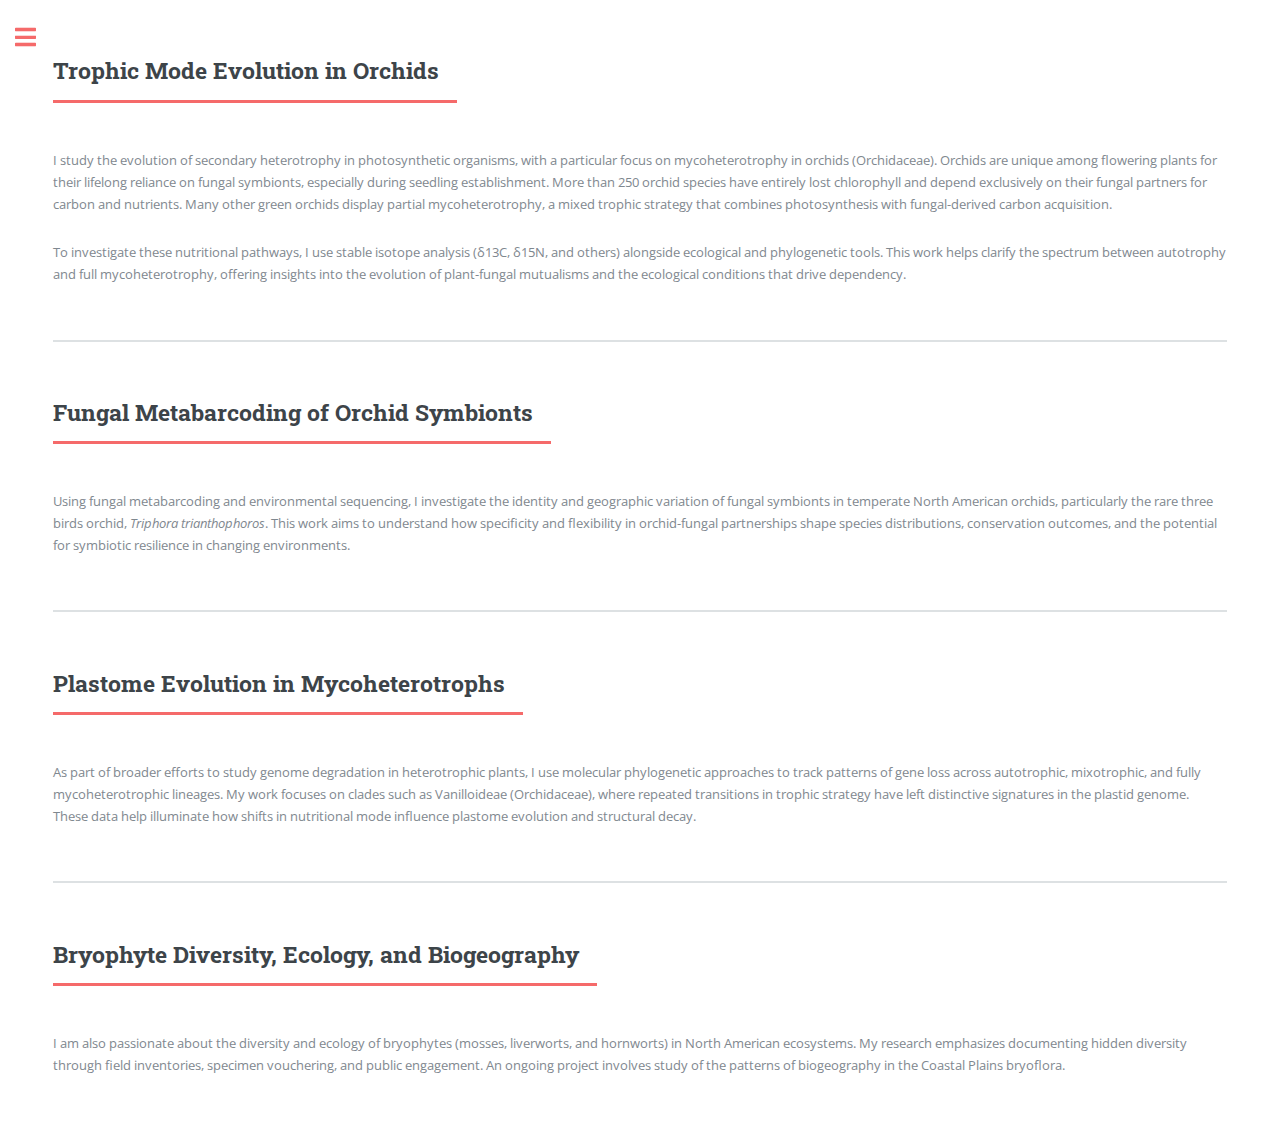
<file: research.html>
<!DOCTYPE HTML>
<html>
<head>
  <title>Research | Brandon Corder</title>
  <meta charset="utf-8" />
  <meta name="viewport" content="width=device-width, initial-scale=1, user-scalable=no" />
  <link rel="stylesheet" href="assets/css/main.css" />
  <noscript><link rel="stylesheet" href="assets/css/noscript.css" /></noscript>
</head>
<body class="is-preload">
  <div id="wrapper">

    <!-- Main -->
    <div id="main">
      <div class="inner">

        <section id="trophic-mode">
          <header class="major">
            <h2>Trophic Mode Evolution in Orchids</h2>
          </header>
          <p>I study the evolution of secondary heterotrophy in photosynthetic organisms, with a particular focus on mycoheterotrophy in orchids (Orchidaceae). Orchids are unique among flowering plants for their lifelong reliance on fungal symbionts, especially during seedling establishment. More than 250 orchid species have entirely lost chlorophyll and depend exclusively on their fungal partners for carbon and nutrients. Many other green orchids display partial mycoheterotrophy, a mixed trophic strategy that combines photosynthesis with fungal-derived carbon acquisition.</p>
          <p>To investigate these nutritional pathways, I use stable isotope analysis (δ13C, δ15N, and others) alongside ecological and phylogenetic tools. This work helps clarify the spectrum between autotrophy and full mycoheterotrophy, offering insights into the evolution of plant-fungal mutualisms and the ecological conditions that drive dependency.</p>
        </section>

        <section id="fungal-metabarcoding">
          <header class="major">
            <h2>Fungal Metabarcoding of Orchid Symbionts</h2>
          </header>
          <p>Using fungal metabarcoding and environmental sequencing, I investigate the identity and geographic variation of fungal symbionts in temperate North American orchids, particularly the rare three birds orchid, <i>Triphora trianthophoros</i>. This work aims to understand how specificity and flexibility in orchid-fungal partnerships shape species distributions, conservation outcomes, and the potential for symbiotic resilience in changing environments.</p>
        </section>

        <section id="plastome-evolution">
          <header class="major">
            <h2>Plastome Evolution in Mycoheterotrophs</h2>
          </header>
          <p>As part of broader efforts to study genome degradation in heterotrophic plants, I use molecular phylogenetic approaches to track patterns of gene loss across autotrophic, mixotrophic, and fully mycoheterotrophic lineages. My work focuses on clades such as Vanilloideae (Orchidaceae), where repeated transitions in trophic strategy have left distinctive signatures in the plastid genome. These data help illuminate how shifts in nutritional mode influence plastome evolution and structural decay.</p>
        </section>

        <section id="bryophytes">
          <header class="major">
            <h2>Bryophyte Diversity, Ecology, and Biogeography</h2>
          </header>
          <p>I am also passionate about the diversity and ecology of bryophytes (mosses, liverworts, and hornworts) in North American ecosystems. My research emphasizes documenting hidden diversity through field inventories, specimen vouchering, and public engagement. An ongoing project involves study of the patterns of biogeography in the Coastal Plains bryoflora.</p>
        </section>

      </div>
    </div>

    <!-- Sidebar -->
    <div id="sidebar">
      <div class="inner">

        <!-- Menu -->
        <nav id="menu">
          <header class="major"><h2>Menu</h2></header>
          <ul>
            <li><a href="index.html">Home</a></li>
            <li>
              <span class="opener">Research</span>
              <ul>
                <li><a href="#trophic-mode">Trophic Mode Evolution</a></li>
                <li><a href="#fungal-metabarcoding">Fungal Metabarcoding</a></li>
                <li><a href="#plastome-evolution">Plastome Evolution</a></li>
                <li><a href="#bryophytes">Bryophyte Diversity</a></li>
              </ul>
            </li>
            <li>
              <span class="opener">Fieldwork</span>
              <ul>
                <li><a href="fieldwork.html#entry1">Alaska, 2022</a></li>
                <li><a href="fieldwork.html#entry2">Isle Royale, 2021</a></li>
                <li><a href="fieldwork.html#entry3">Mount Washington, 2023</a></li>
                <li><a href="fieldwork.html#entry4">Wisconsin, 2019–2024</a></li>
              </ul>
            </li>
            <li><a href="index.html#teaching">Teaching</a></li>
            <li><a href="index.html#science-communication">Science Communication</a></li>
            <li><a href="index.html#publications">Publications</a></li>
            <li><a href="index.html#awards">Awards</a></li>
            <li><a href="index.html#collections">Collections</a></li>
          </ul>
        </nav>

        <!-- Contact -->
        <section>
          <header class="major"><h2>Get in Touch</h2></header>
          <ul class="contact">
            <li class="icon solid fa-envelope"><a href="mailto:bcorder@wisc.edu">bcorder@wisc.edu</a></li>
            <li class="icon solid fa-envelope"><a href="mailto:brandoncorder95@gmail.com">brandoncorder95@gmail.com</a></li>
          </ul>
        </section>

        <!-- Footer -->
        <footer id="footer">
          <p class="copyright">&copy; Brandon Corder. Design: <a href="https://html5up.net">HTML5 UP</a>.</p>
        </footer>

      </div>
    </div>

  </div>

  <!-- Scripts -->
  <script src="assets/js/jquery.min.js"></script>
  <script src="assets/js/browser.min.js"></script>
  <script src="assets/js/breakpoints.min.js"></script>
  <script src="assets/js/util.js"></script>
  <script src="assets/js/main.js"></script>
</body>
</html>
</file>
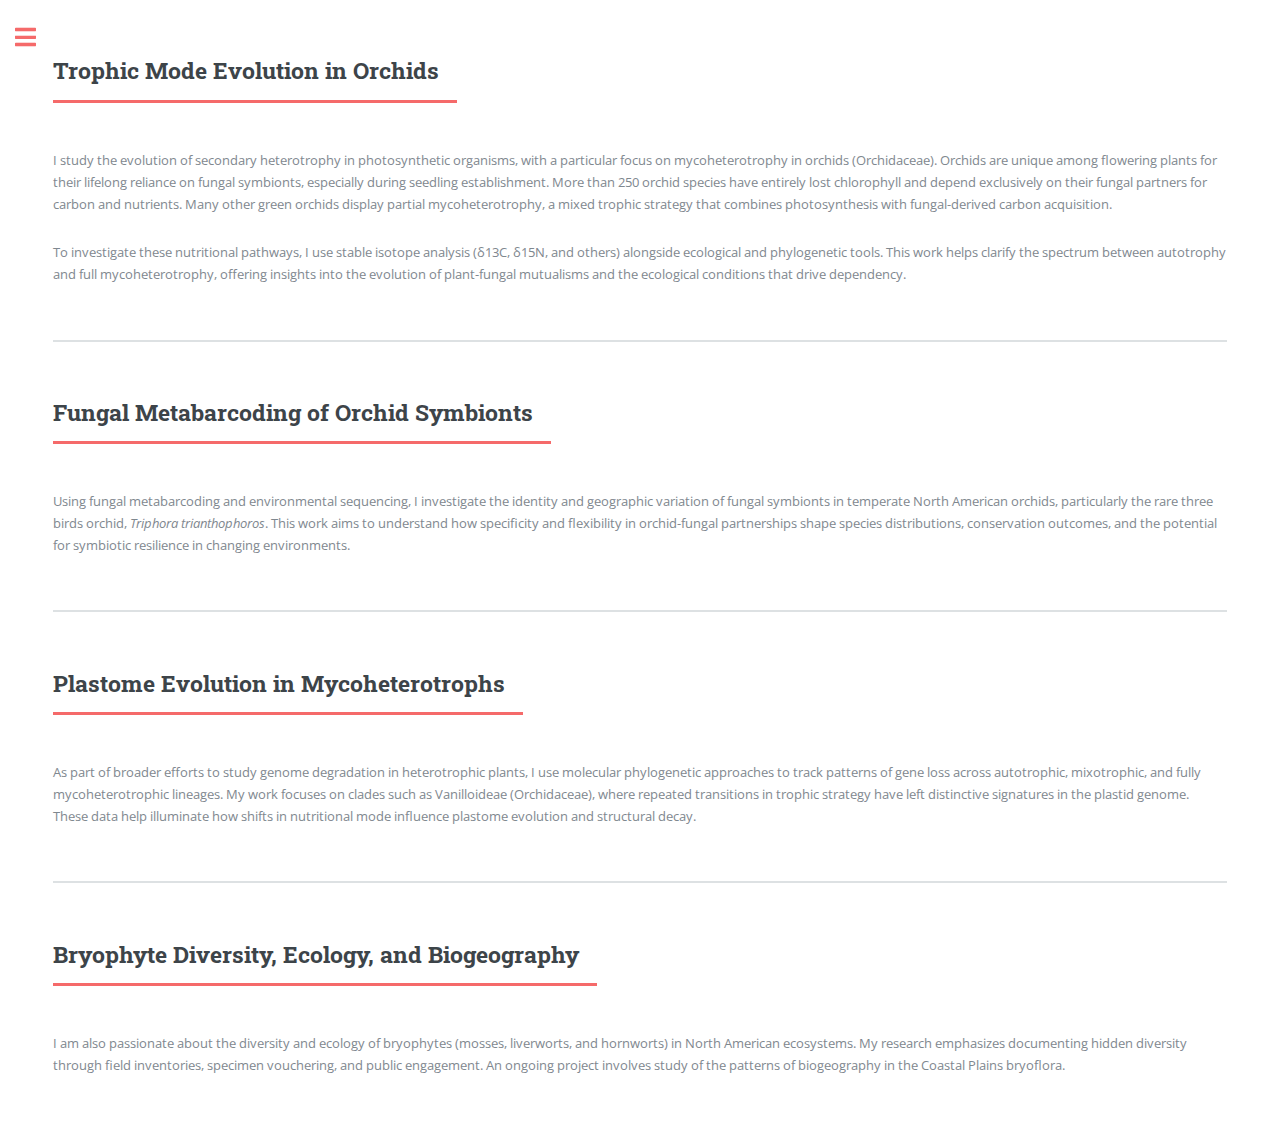
<file: teaching.html>
<!DOCTYPE HTML>
<html>
<head>
  <title>Teaching | Brandon Corder</title>
  <meta charset="utf-8" />
  <meta name="viewport" content="width=device-width, initial-scale=1, user-scalable=no" />
  <link rel="stylesheet" href="assets/css/main.css" />
  <noscript><link rel="stylesheet" href="assets/css/noscript.css" /></noscript>
</head>
<body class="is-preload">
  <div id="wrapper">

    <!-- Main -->
    <div id="main">
      <div class="inner">

        <section id="trophic-mode">
          <header class="major">
            <h2>Trophic Mode Evolution in Orchids</h2>
          </header>
          <p>I study the evolution of secondary heterotrophy in photosynthetic organisms, with a particular focus on mycoheterotrophy in orchids (Orchidaceae). Orchids are unique among flowering plants for their lifelong reliance on fungal symbionts, especially during seedling establishment. More than 250 orchid species have entirely lost chlorophyll and depend exclusively on their fungal partners for carbon and nutrients. Many other green orchids display partial mycoheterotrophy, a mixed trophic strategy that combines photosynthesis with fungal-derived carbon acquisition.</p>
          <p>To investigate these nutritional pathways, I use stable isotope analysis (δ13C, δ15N, and others) alongside ecological and phylogenetic tools. This work helps clarify the spectrum between autotrophy and full mycoheterotrophy, offering insights into the evolution of plant-fungal mutualisms and the ecological conditions that drive dependency.</p>
        </section>

        <section id="fungal-metabarcoding">
          <header class="major">
            <h2>Fungal Metabarcoding of Orchid Symbionts</h2>
          </header>
          <p>Using fungal metabarcoding and environmental sequencing, I investigate the identity and geographic variation of fungal symbionts in temperate North American orchids, particularly the rare three birds orchid, <i>Triphora trianthophoros</i>. This work aims to understand how specificity and flexibility in orchid-fungal partnerships shape species distributions, conservation outcomes, and the potential for symbiotic resilience in changing environments.</p>
        </section>

        <section id="plastome-evolution">
          <header class="major">
            <h2>Plastome Evolution in Mycoheterotrophs</h2>
          </header>
          <p>As part of broader efforts to study genome degradation in heterotrophic plants, I use molecular phylogenetic approaches to track patterns of gene loss across autotrophic, mixotrophic, and fully mycoheterotrophic lineages. My work focuses on clades such as Vanilloideae (Orchidaceae), where repeated transitions in trophic strategy have left distinctive signatures in the plastid genome. These data help illuminate how shifts in nutritional mode influence plastome evolution and structural decay.</p>
        </section>

        <section id="bryophytes">
          <header class="major">
            <h2>Bryophyte Diversity, Ecology, and Biogeography</h2>
          </header>
          <p>I am also passionate about the diversity and ecology of bryophytes (mosses, liverworts, and hornworts) in North American ecosystems. My research emphasizes documenting hidden diversity through field inventories, specimen vouchering, and public engagement. An ongoing project involves study of the patterns of biogeography in the Coastal Plains bryoflora.</p>
        </section>

      </div>
    </div>

    <!-- Sidebar -->
    <div id="sidebar">
      <div class="inner">

        <!-- Menu -->
        <nav id="menu">
          <header class="major"><h2>Menu</h2></header>
          <ul>
            <li><a href="index.html">Home</a></li>
            <li>
              <span class="opener">Research</span>
              <ul>
                <li><a href="#trophic-mode">Trophic Mode Evolution</a></li>
                <li><a href="#fungal-metabarcoding">Fungal Metabarcoding</a></li>
                <li><a href="#plastome-evolution">Plastome Evolution</a></li>
                <li><a href="#bryophytes">Bryophyte Diversity</a></li>
              </ul>
            </li>
            <li>
              <span class="opener">Fieldwork</span>
              <ul>
                <li><a href="fieldwork.html#entry1">Alaska, 2022</a></li>
                <li><a href="fieldwork.html#entry2">Isle Royale, 2021</a></li>
                <li><a href="fieldwork.html#entry3">Mount Washington, 2023</a></li>
                <li><a href="fieldwork.html#entry4">Wisconsin, 2019–2024</a></li>
              </ul>
            </li>
            <li><a href="index.html#teaching">Teaching</a></li>
            <li><a href="index.html#science-communication">Science Communication</a></li>
            <li><a href="index.html#publications">Publications</a></li>
            <li><a href="index.html#awards">Awards</a></li>
            <li><a href="index.html#collections">Collections</a></li>
          </ul>
        </nav>

        <!-- Contact -->
        <section>
          <header class="major"><h2>Get in Touch</h2></header>
          <ul class="contact">
            <li class="icon solid fa-envelope"><a href="mailto:bcorder@wisc.edu">bcorder@wisc.edu</a></li>
            <li class="icon solid fa-envelope"><a href="mailto:brandoncorder95@gmail.com">brandoncorder95@gmail.com</a></li>
          </ul>
        </section>

        <!-- Footer -->
        <footer id="footer">
          <p class="copyright">&copy; Brandon Corder. Design: <a href="https://html5up.net">HTML5 UP</a>.</p>
        </footer>

      </div>
    </div>

  </div>

  <!-- Scripts -->
  <script src="assets/js/jquery.min.js"></script>
  <script src="assets/js/browser.min.js"></script>
  <script src="assets/js/breakpoints.min.js"></script>
  <script src="assets/js/util.js"></script>
  <script src="assets/js/main.js"></script>
</body>
</html>
</file>
<file: assets/css/main.css>
@import url(fontawesome-all.min.css);
@import url("https://fonts.googleapis.com/css?family=Open+Sans:400,600,400italic,600italic|Roboto+Slab:400,700");
/*
	Editorial by HTML5 UP
	html5up.net | @ajlkn
	Free for personal and commercial use under the CCA 3.0 license (html5up.net/license)
*/
html, body, div, span, applet, object,
iframe, h1, h2, h3, h4, h5, h6, p, blockquote,
pre, a, abbr, acronym, address, big, cite,
code, del, dfn, em, img, ins, kbd, q, s, samp,
small, strike, strong, sub, sup, tt, var, b,
u, i, center, dl, dt, dd, ol, ul, li, fieldset,
form, label, legend, table, caption, tbody,
tfoot, thead, tr, th, td, article, aside,
canvas, details, embed, figure, figcaption,
footer, header, hgroup, menu, nav, output, ruby,
section, summary, time, mark, audio, video {
  margin: 0;
  padding: 0;
  border: 0;
  font-size: 100%;
  font: inherit;
  vertical-align: baseline; }

article, aside, details, figcaption, figure,
footer, header, hgroup, menu, nav, section {
  display: block; }

body {
  line-height: 1; }

ol, ul {
  list-style: none; }

blockquote, q {
  quotes: none; }
  blockquote:before, blockquote:after, q:before, q:after {
    content: '';
    content: none; }

table {
  border-collapse: collapse;
  border-spacing: 0; }

body {
  -webkit-text-size-adjust: none; }

mark {
  background-color: transparent;
  color: inherit; }

input::-moz-focus-inner {
  border: 0;
  padding: 0; }

input, select, textarea {
  -moz-appearance: none;
  -webkit-appearance: none;
  -ms-appearance: none;
  appearance: none; }

/* Basic */
@-ms-viewport {
  width: device-width; }

body {
  -ms-overflow-style: scrollbar; }

@media screen and (max-width: 480px) {
  html, body {
    min-width: 320px; } }

html {
  box-sizing: border-box; }

*, *:before, *:after {
  box-sizing: inherit; }

body {
  background: #ffffff; }
  body.is-preload *, body.is-preload *:before, body.is-preload *:after, body.is-resizing *, body.is-resizing *:before, body.is-resizing *:after {
    -moz-animation: none !important;
    -webkit-animation: none !important;
    -ms-animation: none !important;
    animation: none !important;
    -moz-transition: none !important;
    -webkit-transition: none !important;
    -ms-transition: none !important;
    transition: none !important; }

/* Type */
body, input, select, textarea {
  color: #7f888f;
  font-family: "Open Sans", sans-serif;
  font-size: 13pt;
  font-weight: 400;
  line-height: 1.65; }
  @media screen and (max-width: 1680px) {
    body, input, select, textarea {
      font-size: 11pt; } }
  @media screen and (max-width: 1280px) {
    body, input, select, textarea {
      font-size: 10pt; } }
  @media screen and (max-width: 360px) {
    body, input, select, textarea {
      font-size: 9pt; } }

a {
  -moz-transition: color 0.2s ease-in-out, border-bottom-color 0.2s ease-in-out;
  -webkit-transition: color 0.2s ease-in-out, border-bottom-color 0.2s ease-in-out;
  -ms-transition: color 0.2s ease-in-out, border-bottom-color 0.2s ease-in-out;
  transition: color 0.2s ease-in-out, border-bottom-color 0.2s ease-in-out;
  border-bottom: dotted 1px;
  color: #f56a6a;
  text-decoration: none; }
  a:hover {
    border-bottom-color: #f56a6a;
    color: #f56a6a !important; }
    a:hover strong {
      color: inherit; }

strong, b {
  color: #3d4449;
  font-weight: 600; }

em, i {
  font-style: italic; }

p {
  margin: 0 0 2em 0; }

h1, h2, h3, h4, h5, h6 {
  color: #3d4449;
  font-family: "Roboto Slab", serif;
  font-weight: 700;
  line-height: 1.5;
  margin: 0 0 1em 0; }
  h1 a, h2 a, h3 a, h4 a, h5 a, h6 a {
    color: inherit;
    text-decoration: none;
    border-bottom: 0; }

h1 {
  font-size: 4em;
  margin: 0 0 0.5em 0;
  line-height: 1.3; }

h2 {
  font-size: 1.75em; }

h3 {
  font-size: 1.25em; }

h4 {
  font-size: 1.1em; }

h5 {
  font-size: 0.9em; }

h6 {
  font-size: 0.7em; }

@media screen and (max-width: 1680px) {
  h1 {
    font-size: 3.5em; } }

@media screen and (max-width: 980px) {
  h1 {
    font-size: 3.25em; } }

@media screen and (max-width: 736px) {
  h1 {
    font-size: 2em;
    line-height: 1.4; }
  h2 {
    font-size: 1.5em; } }

sub {
  font-size: 0.8em;
  position: relative;
  top: 0.5em; }

sup {
  font-size: 0.8em;
  position: relative;
  top: -0.5em; }

blockquote {
  border-left: solid 3px rgba(210, 215, 217, 0.75);
  font-style: italic;
  margin: 0 0 2em 0;
  padding: 0.5em 0 0.5em 2em; }

code {
  background: rgba(230, 235, 237, 0.25);
  border-radius: 0.375em;
  border: solid 1px rgba(210, 215, 217, 0.75);
  font-family: "Courier New", monospace;
  font-size: 0.9em;
  margin: 0 0.25em;
  padding: 0.25em 0.65em; }

pre {
  -webkit-overflow-scrolling: touch;
  font-family: "Courier New", monospace;
  font-size: 0.9em;
  margin: 0 0 2em 0; }
  pre code {
    display: block;
    line-height: 1.75;
    padding: 1em 1.5em;
    overflow-x: auto; }

hr {
  border: 0;
  border-bottom: solid 1px rgba(210, 215, 217, 0.75);
  margin: 2em 0; }
  hr.major {
    margin: 3em 0; }

.align-left {
  text-align: left; }

.align-center {
  text-align: center; }

.align-right {
  text-align: right; }

/* Row */
.row {
  display: flex;
  flex-wrap: wrap;
  box-sizing: border-box;
  align-items: stretch; }
  .row > * {
    box-sizing: border-box; }
  .row.gtr-uniform > * > :last-child {
    margin-bottom: 0; }
  .row.aln-left {
    justify-content: flex-start; }
  .row.aln-center {
    justify-content: center; }
  .row.aln-right {
    justify-content: flex-end; }
  .row.aln-top {
    align-items: flex-start; }
  .row.aln-middle {
    align-items: center; }
  .row.aln-bottom {
    align-items: flex-end; }
  .row > .imp {
    order: -1; }
  .row > .col-1 {
    width: 8.33333%; }
  .row > .off-1 {
    margin-left: 8.33333%; }
  .row > .col-2 {
    width: 16.66667%; }
  .row > .off-2 {
    margin-left: 16.66667%; }
  .row > .col-3 {
    width: 25%; }
  .row > .off-3 {
    margin-left: 25%; }
  .row > .col-4 {
    width: 33.33333%; }
  .row > .off-4 {
    margin-left: 33.33333%; }
  .row > .col-5 {
    width: 41.66667%; }
  .row > .off-5 {
    margin-left: 41.66667%; }
  .row > .col-6 {
    width: 50%; }
  .row > .off-6 {
    margin-left: 50%; }
  .row > .col-7 {
    width: 58.33333%; }
  .row > .off-7 {
    margin-left: 58.33333%; }
  .row > .col-8 {
    width: 66.66667%; }
  .row > .off-8 {
    margin-left: 66.66667%; }
  .row > .col-9 {
    width: 75%; }
  .row > .off-9 {
    margin-left: 75%; }
  .row > .col-10 {
    width: 83.33333%; }
  .row > .off-10 {
    margin-left: 83.33333%; }
  .row > .col-11 {
    width: 91.66667%; }
  .row > .off-11 {
    margin-left: 91.66667%; }
  .row > .col-12 {
    width: 100%; }
  .row > .off-12 {
    margin-left: 100%; }
  .row.gtr-0 {
    margin-top: 0;
    margin-left: 0em; }
    .row.gtr-0 > * {
      padding: 0 0 0 0em; }
    .row.gtr-0.gtr-uniform {
      margin-top: 0em; }
      .row.gtr-0.gtr-uniform > * {
        padding-top: 0em; }
  .row.gtr-25 {
    margin-top: 0;
    margin-left: -0.375em; }
    .row.gtr-25 > * {
      padding: 0 0 0 0.375em; }
    .row.gtr-25.gtr-uniform {
      margin-top: -0.375em; }
      .row.gtr-25.gtr-uniform > * {
        padding-top: 0.375em; }
  .row.gtr-50 {
    margin-top: 0;
    margin-left: -0.75em; }
    .row.gtr-50 > * {
      padding: 0 0 0 0.75em; }
    .row.gtr-50.gtr-uniform {
      margin-top: -0.75em; }
      .row.gtr-50.gtr-uniform > * {
        padding-top: 0.75em; }
  .row {
    margin-top: 0;
    margin-left: -1.5em; }
    .row > * {
      padding: 0 0 0 1.5em; }
    .row.gtr-uniform {
      margin-top: -1.5em; }
      .row.gtr-uniform > * {
        padding-top: 1.5em; }
  .row.gtr-150 {
    margin-top: 0;
    margin-left: -2.25em; }
    .row.gtr-150 > * {
      padding: 0 0 0 2.25em; }
    .row.gtr-150.gtr-uniform {
      margin-top: -2.25em; }
      .row.gtr-150.gtr-uniform > * {
        padding-top: 2.25em; }
  .row.gtr-200 {
    margin-top: 0;
    margin-left: -3em; }
    .row.gtr-200 > * {
      padding: 0 0 0 3em; }
    .row.gtr-200.gtr-uniform {
      margin-top: -3em; }
      .row.gtr-200.gtr-uniform > * {
        padding-top: 3em; }
  @media screen and (max-width: 1680px) {
    .row {
      display: flex;
      flex-wrap: wrap;
      box-sizing: border-box;
      align-items: stretch; }
      .row > * {
        box-sizing: border-box; }
      .row.gtr-uniform > * > :last-child {
        margin-bottom: 0; }
      .row.aln-left {
        justify-content: flex-start; }
      .row.aln-center {
        justify-content: center; }
      .row.aln-right {
        justify-content: flex-end; }
      .row.aln-top {
        align-items: flex-start; }
      .row.aln-middle {
        align-items: center; }
      .row.aln-bottom {
        align-items: flex-end; }
      .row > .imp-xlarge {
        order: -1; }
      .row > .col-1-xlarge {
        width: 8.33333%; }
      .row > .off-1-xlarge {
        margin-left: 8.33333%; }
      .row > .col-2-xlarge {
        width: 16.66667%; }
      .row > .off-2-xlarge {
        margin-left: 16.66667%; }
      .row > .col-3-xlarge {
        width: 25%; }
      .row > .off-3-xlarge {
        margin-left: 25%; }
      .row > .col-4-xlarge {
        width: 33.33333%; }
      .row > .off-4-xlarge {
        margin-left: 33.33333%; }
      .row > .col-5-xlarge {
        width: 41.66667%; }
      .row > .off-5-xlarge {
        margin-left: 41.66667%; }
      .row > .col-6-xlarge {
        width: 50%; }
      .row > .off-6-xlarge {
        margin-left: 50%; }
      .row > .col-7-xlarge {
        width: 58.33333%; }
      .row > .off-7-xlarge {
        margin-left: 58.33333%; }
      .row > .col-8-xlarge {
        width: 66.66667%; }
      .row > .off-8-xlarge {
        margin-left: 66.66667%; }
      .row > .col-9-xlarge {
        width: 75%; }
      .row > .off-9-xlarge {
        margin-left: 75%; }
      .row > .col-10-xlarge {
        width: 83.33333%; }
      .row > .off-10-xlarge {
        margin-left: 83.33333%; }
      .row > .col-11-xlarge {
        width: 91.66667%; }
      .row > .off-11-xlarge {
        margin-left: 91.66667%; }
      .row > .col-12-xlarge {
        width: 100%; }
      .row > .off-12-xlarge {
        margin-left: 100%; }
      .row.gtr-0 {
        margin-top: 0;
        margin-left: 0em; }
        .row.gtr-0 > * {
          padding: 0 0 0 0em; }
        .row.gtr-0.gtr-uniform {
          margin-top: 0em; }
          .row.gtr-0.gtr-uniform > * {
            padding-top: 0em; }
      .row.gtr-25 {
        margin-top: 0;
        margin-left: -0.375em; }
        .row.gtr-25 > * {
          padding: 0 0 0 0.375em; }
        .row.gtr-25.gtr-uniform {
          margin-top: -0.375em; }
          .row.gtr-25.gtr-uniform > * {
            padding-top: 0.375em; }
      .row.gtr-50 {
        margin-top: 0;
        margin-left: -0.75em; }
        .row.gtr-50 > * {
          padding: 0 0 0 0.75em; }
        .row.gtr-50.gtr-uniform {
          margin-top: -0.75em; }
          .row.gtr-50.gtr-uniform > * {
            padding-top: 0.75em; }
      .row {
        margin-top: 0;
        margin-left: -1.5em; }
        .row > * {
          padding: 0 0 0 1.5em; }
        .row.gtr-uniform {
          margin-top: -1.5em; }
          .row.gtr-uniform > * {
            padding-top: 1.5em; }
      .row.gtr-150 {
        margin-top: 0;
        margin-left: -2.25em; }
        .row.gtr-150 > * {
          padding: 0 0 0 2.25em; }
        .row.gtr-150.gtr-uniform {
          margin-top: -2.25em; }
          .row.gtr-150.gtr-uniform > * {
            padding-top: 2.25em; }
      .row.gtr-200 {
        margin-top: 0;
        margin-left: -3em; }
        .row.gtr-200 > * {
          padding: 0 0 0 3em; }
        .row.gtr-200.gtr-uniform {
          margin-top: -3em; }
          .row.gtr-200.gtr-uniform > * {
            padding-top: 3em; } }
  @media screen and (max-width: 1280px) {
    .row {
      display: flex;
      flex-wrap: wrap;
      box-sizing: border-box;
      align-items: stretch; }
      .row > * {
        box-sizing: border-box; }
      .row.gtr-uniform > * > :last-child {
        margin-bottom: 0; }
      .row.aln-left {
        justify-content: flex-start; }
      .row.aln-center {
        justify-content: center; }
      .row.aln-right {
        justify-content: flex-end; }
      .row.aln-top {
        align-items: flex-start; }
      .row.aln-middle {
        align-items: center; }
      .row.aln-bottom {
        align-items: flex-end; }
      .row > .imp-large {
        order: -1; }
      .row > .col-1-large {
        width: 8.33333%; }
      .row > .off-1-large {
        margin-left: 8.33333%; }
      .row > .col-2-large {
        width: 16.66667%; }
      .row > .off-2-large {
        margin-left: 16.66667%; }
      .row > .col-3-large {
        width: 25%; }
      .row > .off-3-large {
        margin-left: 25%; }
      .row > .col-4-large {
        width: 33.33333%; }
      .row > .off-4-large {
        margin-left: 33.33333%; }
      .row > .col-5-large {
        width: 41.66667%; }
      .row > .off-5-large {
        margin-left: 41.66667%; }
      .row > .col-6-large {
        width: 50%; }
      .row > .off-6-large {
        margin-left: 50%; }
      .row > .col-7-large {
        width: 58.33333%; }
      .row > .off-7-large {
        margin-left: 58.33333%; }
      .row > .col-8-large {
        width: 66.66667%; }
      .row > .off-8-large {
        margin-left: 66.66667%; }
      .row > .col-9-large {
        width: 75%; }
      .row > .off-9-large {
        margin-left: 75%; }
      .row > .col-10-large {
        width: 83.33333%; }
      .row > .off-10-large {
        margin-left: 83.33333%; }
      .row > .col-11-large {
        width: 91.66667%; }
      .row > .off-11-large {
        margin-left: 91.66667%; }
      .row > .col-12-large {
        width: 100%; }
      .row > .off-12-large {
        margin-left: 100%; }
      .row.gtr-0 {
        margin-top: 0;
        margin-left: 0em; }
        .row.gtr-0 > * {
          padding: 0 0 0 0em; }
        .row.gtr-0.gtr-uniform {
          margin-top: 0em; }
          .row.gtr-0.gtr-uniform > * {
            padding-top: 0em; }
      .row.gtr-25 {
        margin-top: 0;
        margin-left: -0.375em; }
        .row.gtr-25 > * {
          padding: 0 0 0 0.375em; }
        .row.gtr-25.gtr-uniform {
          margin-top: -0.375em; }
          .row.gtr-25.gtr-uniform > * {
            padding-top: 0.375em; }
      .row.gtr-50 {
        margin-top: 0;
        margin-left: -0.75em; }
        .row.gtr-50 > * {
          padding: 0 0 0 0.75em; }
        .row.gtr-50.gtr-uniform {
          margin-top: -0.75em; }
          .row.gtr-50.gtr-uniform > * {
            padding-top: 0.75em; }
      .row {
        margin-top: 0;
        margin-left: -1.5em; }
        .row > * {
          padding: 0 0 0 1.5em; }
        .row.gtr-uniform {
          margin-top: -1.5em; }
          .row.gtr-uniform > * {
            padding-top: 1.5em; }
      .row.gtr-150 {
        margin-top: 0;
        margin-left: -2.25em; }
        .row.gtr-150 > * {
          padding: 0 0 0 2.25em; }
        .row.gtr-150.gtr-uniform {
          margin-top: -2.25em; }
          .row.gtr-150.gtr-uniform > * {
            padding-top: 2.25em; }
      .row.gtr-200 {
        margin-top: 0;
        margin-left: -3em; }
        .row.gtr-200 > * {
          padding: 0 0 0 3em; }
        .row.gtr-200.gtr-uniform {
          margin-top: -3em; }
          .row.gtr-200.gtr-uniform > * {
            padding-top: 3em; } }
  @media screen and (max-width: 980px) {
    .row {
      display: flex;
      flex-wrap: wrap;
      box-sizing: border-box;
      align-items: stretch; }
      .row > * {
        box-sizing: border-box; }
      .row.gtr-uniform > * > :last-child {
        margin-bottom: 0; }
      .row.aln-left {
        justify-content: flex-start; }
      .row.aln-center {
        justify-content: center; }
      .row.aln-right {
        justify-content: flex-end; }
      .row.aln-top {
        align-items: flex-start; }
      .row.aln-middle {
        align-items: center; }
      .row.aln-bottom {
        align-items: flex-end; }
      .row > .imp-medium {
        order: -1; }
      .row > .col-1-medium {
        width: 8.33333%; }
      .row > .off-1-medium {
        margin-left: 8.33333%; }
      .row > .col-2-medium {
        width: 16.66667%; }
      .row > .off-2-medium {
        margin-left: 16.66667%; }
      .row > .col-3-medium {
        width: 25%; }
      .row > .off-3-medium {
        margin-left: 25%; }
      .row > .col-4-medium {
        width: 33.33333%; }
      .row > .off-4-medium {
        margin-left: 33.33333%; }
      .row > .col-5-medium {
        width: 41.66667%; }
      .row > .off-5-medium {
        margin-left: 41.66667%; }
      .row > .col-6-medium {
        width: 50%; }
      .row > .off-6-medium {
        margin-left: 50%; }
      .row > .col-7-medium {
        width: 58.33333%; }
      .row > .off-7-medium {
        margin-left: 58.33333%; }
      .row > .col-8-medium {
        width: 66.66667%; }
      .row > .off-8-medium {
        margin-left: 66.66667%; }
      .row > .col-9-medium {
        width: 75%; }
      .row > .off-9-medium {
        margin-left: 75%; }
      .row > .col-10-medium {
        width: 83.33333%; }
      .row > .off-10-medium {
        margin-left: 83.33333%; }
      .row > .col-11-medium {
        width: 91.66667%; }
      .row > .off-11-medium {
        margin-left: 91.66667%; }
      .row > .col-12-medium {
        width: 100%; }
      .row > .off-12-medium {
        margin-left: 100%; }
      .row.gtr-0 {
        margin-top: 0;
        margin-left: 0em; }
        .row.gtr-0 > * {
          padding: 0 0 0 0em; }
        .row.gtr-0.gtr-uniform {
          margin-top: 0em; }
          .row.gtr-0.gtr-uniform > * {
            padding-top: 0em; }
      .row.gtr-25 {
        margin-top: 0;
        margin-left: -0.375em; }
        .row.gtr-25 > * {
          padding: 0 0 0 0.375em; }
        .row.gtr-25.gtr-uniform {
          margin-top: -0.375em; }
          .row.gtr-25.gtr-uniform > * {
            padding-top: 0.375em; }
      .row.gtr-50 {
        margin-top: 0;
        margin-left: -0.75em; }
        .row.gtr-50 > * {
          padding: 0 0 0 0.75em; }
        .row.gtr-50.gtr-uniform {
          margin-top: -0.75em; }
          .row.gtr-50.gtr-uniform > * {
            padding-top: 0.75em; }
      .row {
        margin-top: 0;
        margin-left: -1.5em; }
        .row > * {
          padding: 0 0 0 1.5em; }
        .row.gtr-uniform {
          margin-top: -1.5em; }
          .row.gtr-uniform > * {
            padding-top: 1.5em; }
      .row.gtr-150 {
        margin-top: 0;
        margin-left: -2.25em; }
        .row.gtr-150 > * {
          padding: 0 0 0 2.25em; }
        .row.gtr-150.gtr-uniform {
          margin-top: -2.25em; }
          .row.gtr-150.gtr-uniform > * {
            padding-top: 2.25em; }
      .row.gtr-200 {
        margin-top: 0;
        margin-left: -3em; }
        .row.gtr-200 > * {
          padding: 0 0 0 3em; }
        .row.gtr-200.gtr-uniform {
          margin-top: -3em; }
          .row.gtr-200.gtr-uniform > * {
            padding-top: 3em; } }
  @media screen and (max-width: 736px) {
    .row {
      display: flex;
      flex-wrap: wrap;
      box-sizing: border-box;
      align-items: stretch; }
      .row > * {
        box-sizing: border-box; }
      .row.gtr-uniform > * > :last-child {
        margin-bottom: 0; }
      .row.aln-left {
        justify-content: flex-start; }
      .row.aln-center {
        justify-content: center; }
      .row.aln-right {
        justify-content: flex-end; }
      .row.aln-top {
        align-items: flex-start; }
      .row.aln-middle {
        align-items: center; }
      .row.aln-bottom {
        align-items: flex-end; }
      .row > .imp-small {
        order: -1; }
      .row > .col-1-small {
        width: 8.33333%; }
      .row > .off-1-small {
        margin-left: 8.33333%; }
      .row > .col-2-small {
        width: 16.66667%; }
      .row > .off-2-small {
        margin-left: 16.66667%; }
      .row > .col-3-small {
        width: 25%; }
      .row > .off-3-small {
        margin-left: 25%; }
      .row > .col-4-small {
        width: 33.33333%; }
      .row > .off-4-small {
        margin-left: 33.33333%; }
      .row > .col-5-small {
        width: 41.66667%; }
      .row > .off-5-small {
        margin-left: 41.66667%; }
      .row > .col-6-small {
        width: 50%; }
      .row > .off-6-small {
        margin-left: 50%; }
      .row > .col-7-small {
        width: 58.33333%; }
      .row > .off-7-small {
        margin-left: 58.33333%; }
      .row > .col-8-small {
        width: 66.66667%; }
      .row > .off-8-small {
        margin-left: 66.66667%; }
      .row > .col-9-small {
        width: 75%; }
      .row > .off-9-small {
        margin-left: 75%; }
      .row > .col-10-small {
        width: 83.33333%; }
      .row > .off-10-small {
        margin-left: 83.33333%; }
      .row > .col-11-small {
        width: 91.66667%; }
      .row > .off-11-small {
        margin-left: 91.66667%; }
      .row > .col-12-small {
        width: 100%; }
      .row > .off-12-small {
        margin-left: 100%; }
      .row.gtr-0 {
        margin-top: 0;
        margin-left: 0em; }
        .row.gtr-0 > * {
          padding: 0 0 0 0em; }
        .row.gtr-0.gtr-uniform {
          margin-top: 0em; }
          .row.gtr-0.gtr-uniform > * {
            padding-top: 0em; }
      .row.gtr-25 {
        margin-top: 0;
        margin-left: -0.375em; }
        .row.gtr-25 > * {
          padding: 0 0 0 0.375em; }
        .row.gtr-25.gtr-uniform {
          margin-top: -0.375em; }
          .row.gtr-25.gtr-uniform > * {
            padding-top: 0.375em; }
      .row.gtr-50 {
        margin-top: 0;
        margin-left: -0.75em; }
        .row.gtr-50 > * {
          padding: 0 0 0 0.75em; }
        .row.gtr-50.gtr-uniform {
          margin-top: -0.75em; }
          .row.gtr-50.gtr-uniform > * {
            padding-top: 0.75em; }
      .row {
        margin-top: 0;
        margin-left: -1.5em; }
        .row > * {
          padding: 0 0 0 1.5em; }
        .row.gtr-uniform {
          margin-top: -1.5em; }
          .row.gtr-uniform > * {
            padding-top: 1.5em; }
      .row.gtr-150 {
        margin-top: 0;
        margin-left: -2.25em; }
        .row.gtr-150 > * {
          padding: 0 0 0 2.25em; }
        .row.gtr-150.gtr-uniform {
          margin-top: -2.25em; }
          .row.gtr-150.gtr-uniform > * {
            padding-top: 2.25em; }
      .row.gtr-200 {
        margin-top: 0;
        margin-left: -3em; }
        .row.gtr-200 > * {
          padding: 0 0 0 3em; }
        .row.gtr-200.gtr-uniform {
          margin-top: -3em; }
          .row.gtr-200.gtr-uniform > * {
            padding-top: 3em; } }
  @media screen and (max-width: 480px) {
    .row {
      display: flex;
      flex-wrap: wrap;
      box-sizing: border-box;
      align-items: stretch; }
      .row > * {
        box-sizing: border-box; }
      .row.gtr-uniform > * > :last-child {
        margin-bottom: 0; }
      .row.aln-left {
        justify-content: flex-start; }
      .row.aln-center {
        justify-content: center; }
      .row.aln-right {
        justify-content: flex-end; }
      .row.aln-top {
        align-items: flex-start; }
      .row.aln-middle {
        align-items: center; }
      .row.aln-bottom {
        align-items: flex-end; }
      .row > .imp-xsmall {
        order: -1; }
      .row > .col-1-xsmall {
        width: 8.33333%; }
      .row > .off-1-xsmall {
        margin-left: 8.33333%; }
      .row > .col-2-xsmall {
        width: 16.66667%; }
      .row > .off-2-xsmall {
        margin-left: 16.66667%; }
      .row > .col-3-xsmall {
        width: 25%; }
      .row > .off-3-xsmall {
        margin-left: 25%; }
      .row > .col-4-xsmall {
        width: 33.33333%; }
      .row > .off-4-xsmall {
        margin-left: 33.33333%; }
      .row > .col-5-xsmall {
        width: 41.66667%; }
      .row > .off-5-xsmall {
        margin-left: 41.66667%; }
      .row > .col-6-xsmall {
        width: 50%; }
      .row > .off-6-xsmall {
        margin-left: 50%; }
      .row > .col-7-xsmall {
        width: 58.33333%; }
      .row > .off-7-xsmall {
        margin-left: 58.33333%; }
      .row > .col-8-xsmall {
        width: 66.66667%; }
      .row > .off-8-xsmall {
        margin-left: 66.66667%; }
      .row > .col-9-xsmall {
        width: 75%; }
      .row > .off-9-xsmall {
        margin-left: 75%; }
      .row > .col-10-xsmall {
        width: 83.33333%; }
      .row > .off-10-xsmall {
        margin-left: 83.33333%; }
      .row > .col-11-xsmall {
        width: 91.66667%; }
      .row > .off-11-xsmall {
        margin-left: 91.66667%; }
      .row > .col-12-xsmall {
        width: 100%; }
      .row > .off-12-xsmall {
        margin-left: 100%; }
      .row.gtr-0 {
        margin-top: 0;
        margin-left: 0em; }
        .row.gtr-0 > * {
          padding: 0 0 0 0em; }
        .row.gtr-0.gtr-uniform {
          margin-top: 0em; }
          .row.gtr-0.gtr-uniform > * {
            padding-top: 0em; }
      .row.gtr-25 {
        margin-top: 0;
        margin-left: -0.375em; }
        .row.gtr-25 > * {
          padding: 0 0 0 0.375em; }
        .row.gtr-25.gtr-uniform {
          margin-top: -0.375em; }
          .row.gtr-25.gtr-uniform > * {
            padding-top: 0.375em; }
      .row.gtr-50 {
        margin-top: 0;
        margin-left: -0.75em; }
        .row.gtr-50 > * {
          padding: 0 0 0 0.75em; }
        .row.gtr-50.gtr-uniform {
          margin-top: -0.75em; }
          .row.gtr-50.gtr-uniform > * {
            padding-top: 0.75em; }
      .row {
        margin-top: 0;
        margin-left: -1.5em; }
        .row > * {
          padding: 0 0 0 1.5em; }
        .row.gtr-uniform {
          margin-top: -1.5em; }
          .row.gtr-uniform > * {
            padding-top: 1.5em; }
      .row.gtr-150 {
        margin-top: 0;
        margin-left: -2.25em; }
        .row.gtr-150 > * {
          padding: 0 0 0 2.25em; }
        .row.gtr-150.gtr-uniform {
          margin-top: -2.25em; }
          .row.gtr-150.gtr-uniform > * {
            padding-top: 2.25em; }
      .row.gtr-200 {
        margin-top: 0;
        margin-left: -3em; }
        .row.gtr-200 > * {
          padding: 0 0 0 3em; }
        .row.gtr-200.gtr-uniform {
          margin-top: -3em; }
          .row.gtr-200.gtr-uniform > * {
            padding-top: 3em; } }

/* Section/Article */
section.special, article.special {
  text-align: center; }

header p {
  font-family: "Roboto Slab", serif;
  font-size: 1em;
  font-weight: 400;
  letter-spacing: 0.075em;
  margin-top: -0.5em;
  text-transform: uppercase; }

header.major > :last-child {
  border-bottom: solid 3px #f56a6a;
  display: inline-block;
  margin: 0 0 2em 0;
  padding: 0 0.75em 0.5em 0; }

header.main > :last-child {
  margin: 0 0 1em 0; }

/* Form */
form {
  margin: 0 0 2em 0; }

label {
  color: #3d4449;
  display: block;
  font-size: 0.9em;
  font-weight: 600;
  margin: 0 0 1em 0; }

input[type="text"],
input[type="password"],
input[type="email"],
input[type="tel"],
input[type="search"],
input[type="url"],
select,
textarea {
  -moz-appearance: none;
  -webkit-appearance: none;
  -ms-appearance: none;
  appearance: none;
  background: #ffffff;
  border-radius: 0.375em;
  border: none;
  border: solid 1px rgba(210, 215, 217, 0.75);
  color: inherit;
  display: block;
  outline: 0;
  padding: 0 1em;
  text-decoration: none;
  width: 100%; }
  input[type="text"]:invalid,
  input[type="password"]:invalid,
  input[type="email"]:invalid,
  input[type="tel"]:invalid,
  input[type="search"]:invalid,
  input[type="url"]:invalid,
  select:invalid,
  textarea:invalid {
    box-shadow: none; }
  input[type="text"]:focus,
  input[type="password"]:focus,
  input[type="email"]:focus,
  input[type="tel"]:focus,
  input[type="search"]:focus,
  input[type="url"]:focus,
  select:focus,
  textarea:focus {
    border-color: #f56a6a;
    box-shadow: 0 0 0 1px #f56a6a; }

select {
  background-image: url("data:image/svg+xml;charset=utf8,%3Csvg xmlns='http://www.w3.org/2000/svg' width='40' height='40' preserveAspectRatio='none' viewBox='0 0 40 40'%3E%3Cpath d='M9.4,12.3l10.4,10.4l10.4-10.4c0.2-0.2,0.5-0.4,0.9-0.4c0.3,0,0.6,0.1,0.9,0.4l3.3,3.3c0.2,0.2,0.4,0.5,0.4,0.9 c0,0.4-0.1,0.6-0.4,0.9L20.7,31.9c-0.2,0.2-0.5,0.4-0.9,0.4c-0.3,0-0.6-0.1-0.9-0.4L4.3,17.3c-0.2-0.2-0.4-0.5-0.4-0.9 c0-0.4,0.1-0.6,0.4-0.9l3.3-3.3c0.2-0.2,0.5-0.4,0.9-0.4S9.1,12.1,9.4,12.3z' fill='rgba(210, 215, 217, 0.75)' /%3E%3C/svg%3E");
  background-size: 1.25em;
  background-repeat: no-repeat;
  background-position: calc(100% - 1em) center;
  height: 2.75em;
  padding-right: 2.75em;
  text-overflow: ellipsis; }
  select option {
    color: #3d4449;
    background: #ffffff; }
  select:focus::-ms-value {
    background-color: transparent; }
  select::-ms-expand {
    display: none; }

input[type="text"],
input[type="password"],
input[type="email"],
input[type="tel"],
input[type="search"],
input[type="url"],
select {
  height: 2.75em; }

textarea {
  padding: 0.75em 1em; }

input[type="checkbox"],
input[type="radio"] {
  -moz-appearance: none;
  -webkit-appearance: none;
  -ms-appearance: none;
  appearance: none;
  display: block;
  float: left;
  margin-right: -2em;
  opacity: 0;
  width: 1em;
  z-index: -1; }
  input[type="checkbox"] + label,
  input[type="radio"] + label {
    text-decoration: none;
    color: #7f888f;
    cursor: pointer;
    display: inline-block;
    font-size: 1em;
    font-weight: 400;
    padding-left: 2.4em;
    padding-right: 0.75em;
    position: relative; }
    input[type="checkbox"] + label:before,
    input[type="radio"] + label:before {
      -moz-osx-font-smoothing: grayscale;
      -webkit-font-smoothing: antialiased;
      display: inline-block;
      font-style: normal;
      font-variant: normal;
      text-rendering: auto;
      line-height: 1;
      text-transform: none !important;
      font-family: 'Font Awesome 5 Free';
      font-weight: 900; }
    input[type="checkbox"] + label:before,
    input[type="radio"] + label:before {
      background: #ffffff;
      border-radius: 0.375em;
      border: solid 1px rgba(210, 215, 217, 0.75);
      content: '';
      display: inline-block;
      font-size: 0.8em;
      height: 2.0625em;
      left: 0;
      line-height: 2.0625em;
      position: absolute;
      text-align: center;
      top: 0;
      width: 2.0625em; }
  input[type="checkbox"]:checked + label:before,
  input[type="radio"]:checked + label:before {
    background: #3d4449;
    border-color: #3d4449;
    color: #ffffff;
    content: '\f00c'; }
  input[type="checkbox"]:focus + label:before,
  input[type="radio"]:focus + label:before {
    border-color: #f56a6a;
    box-shadow: 0 0 0 1px #f56a6a; }

input[type="checkbox"] + label:before {
  border-radius: 0.375em; }

input[type="radio"] + label:before {
  border-radius: 100%; }

::-webkit-input-placeholder {
  color: #9fa3a6 !important;
  opacity: 1.0; }

:-moz-placeholder {
  color: #9fa3a6 !important;
  opacity: 1.0; }

::-moz-placeholder {
  color: #9fa3a6 !important;
  opacity: 1.0; }

:-ms-input-placeholder {
  color: #9fa3a6 !important;
  opacity: 1.0; }

/* Box */
.box {
  border-radius: 0.375em;
  border: solid 1px rgba(210, 215, 217, 0.75);
  margin-bottom: 2em;
  padding: 1.5em; }
  .box > :last-child,
  .box > :last-child > :last-child,
  .box > :last-child > :last-child > :last-child {
    margin-bottom: 0; }
  .box.alt {
    border: 0;
    border-radius: 0;
    padding: 0; }

/* Icon */
.icon {
  text-decoration: none;
  border-bottom: none;
  position: relative; }
  .icon:before {
    -moz-osx-font-smoothing: grayscale;
    -webkit-font-smoothing: antialiased;
    display: inline-block;
    font-style: normal;
    font-variant: normal;
    text-rendering: auto;
    line-height: 1;
    text-transform: none !important;
    font-family: 'Font Awesome 5 Free';
    font-weight: 400; }
  .icon > .label {
    display: none; }
  .icon:before {
    line-height: inherit; }
  .icon.solid:before {
    font-weight: 900; }
  .icon.brands:before {
    font-family: 'Font Awesome 5 Brands'; }

/* Image */
.image {
  border-radius: 0.375em;
  border: 0;
  display: inline-block;
  position: relative; }
  .image img {
    border-radius: 0.375em;
    display: block; }
  .image.left, .image.right {
    max-width: 40%; }
    .image.left img, .image.right img {
      width: 100%; }
  .image.left {
    float: left;
    padding: 0 1.5em 1em 0;
    top: 0.25em; }
  .image.right {
    float: right;
    padding: 0 0 1em 1.5em;
    top: 0.25em; }
  .image.fit {
    display: block;
    margin: 0 0 2em 0;
    width: 100%; }
    .image.fit img {
      width: 100%; }
  .image.main {
    display: block;
    margin: 0 0 3em 0;
    width: 100%; }
    .image.main img {
      width: 100%; }

a.image {
  overflow: hidden; }
  a.image img {
    -moz-transition: -moz-transform 0.2s ease;
    -webkit-transition: -webkit-transform 0.2s ease;
    -ms-transition: -ms-transform 0.2s ease;
    transition: transform 0.2s ease; }
  a.image:hover img {
    -moz-transform: scale(1.075);
    -webkit-transform: scale(1.075);
    -ms-transform: scale(1.075);
    transform: scale(1.075); }

/* List */
ol {
  list-style: decimal;
  margin: 0 0 2em 0;
  padding-left: 1.25em; }
  ol li {
    padding-left: 0.25em; }

ul {
  list-style: disc;
  margin: 0 0 2em 0;
  padding-left: 1em; }
  ul li {
    padding-left: 0.5em; }
  ul.alt {
    list-style: none;
    padding-left: 0; }
    ul.alt li {
      border-top: solid 1px rgba(210, 215, 217, 0.75);
      padding: 0.5em 0; }
      ul.alt li:first-child {
        border-top: 0;
        padding-top: 0; }

dl {
  margin: 0 0 2em 0; }
  dl dt {
    display: block;
    font-weight: 600;
    margin: 0 0 1em 0; }
  dl dd {
    margin-left: 2em; }

/* Actions */
ul.actions {
  display: -moz-flex;
  display: -webkit-flex;
  display: -ms-flex;
  display: flex;
  cursor: default;
  list-style: none;
  margin-left: -1em;
  padding-left: 0; }
  ul.actions li {
    padding: 0 0 0 1em;
    vertical-align: middle; }
  ul.actions.special {
    -moz-justify-content: center;
    -webkit-justify-content: center;
    -ms-justify-content: center;
    justify-content: center;
    width: 100%;
    margin-left: 0; }
    ul.actions.special li:first-child {
      padding-left: 0; }
  ul.actions.stacked {
    -moz-flex-direction: column;
    -webkit-flex-direction: column;
    -ms-flex-direction: column;
    flex-direction: column;
    margin-left: 0; }
    ul.actions.stacked li {
      padding: 1.3em 0 0 0; }
      ul.actions.stacked li:first-child {
        padding-top: 0; }
  ul.actions.fit {
    width: calc(100% + 1em); }
    ul.actions.fit li {
      -moz-flex-grow: 1;
      -webkit-flex-grow: 1;
      -ms-flex-grow: 1;
      flex-grow: 1;
      -moz-flex-shrink: 1;
      -webkit-flex-shrink: 1;
      -ms-flex-shrink: 1;
      flex-shrink: 1;
      width: 100%; }
      ul.actions.fit li > * {
        width: 100%; }
    ul.actions.fit.stacked {
      width: 100%; }

/* Icons */
ul.icons {
  cursor: default;
  list-style: none;
  padding-left: 0; }
  ul.icons li {
    display: inline-block;
    padding: 0 1em 0 0; }
    ul.icons li:last-child {
      padding-right: 0; }
    ul.icons li .icon {
      color: inherit; }
      ul.icons li .icon:before {
        font-size: 1.25em; }

/* Contact */
ul.contact {
  list-style: none;
  padding: 0; }
  ul.contact li {
    text-decoration: none;
    border-top: solid 1px rgba(210, 215, 217, 0.75);
    margin: 1.5em 0 0 0;
    padding: 1.5em 0 0 3em;
    position: relative; }
    ul.contact li:before {
      -moz-osx-font-smoothing: grayscale;
      -webkit-font-smoothing: antialiased;
      display: inline-block;
      font-style: normal;
      font-variant: normal;
      text-rendering: auto;
      line-height: 1;
      text-transform: none !important;
      font-family: 'Font Awesome 5 Free';
      font-weight: 400; }
    ul.contact li:before {
      color: #f56a6a;
      display: inline-block;
      font-size: 1.5em;
      height: 1.125em;
      left: 0;
      line-height: 1.125em;
      position: absolute;
      text-align: center;
      top: 1em;
      width: 1.5em; }
    ul.contact li:first-child {
      border-top: 0;
      margin-top: 0;
      padding-top: 0; }
      ul.contact li:first-child:before {
        top: 0; }
    ul.contact li a {
      color: inherit; }

/* Pagination */
ul.pagination {
  cursor: default;
  list-style: none;
  padding-left: 0; }
  ul.pagination li {
    display: inline-block;
    padding-left: 0;
    vertical-align: middle; }
    ul.pagination li > .page {
      -moz-transition: background-color 0.2s ease-in-out, color 0.2s ease-in-out;
      -webkit-transition: background-color 0.2s ease-in-out, color 0.2s ease-in-out;
      -ms-transition: background-color 0.2s ease-in-out, color 0.2s ease-in-out;
      transition: background-color 0.2s ease-in-out, color 0.2s ease-in-out;
      border-bottom: 0;
      border-radius: 0.375em;
      display: inline-block;
      font-size: 0.8em;
      font-weight: 600;
      height: 2em;
      line-height: 2em;
      margin: 0 0.125em;
      min-width: 2em;
      padding: 0 0.5em;
      text-align: center; }
      ul.pagination li > .page.active {
        background-color: #f56a6a;
        color: #ffffff !important; }
        ul.pagination li > .page.active:hover {
          background-color: #f67878; }
        ul.pagination li > .page.active:active {
          background-color: #f45c5c; }
    ul.pagination li:first-child {
      padding-right: 0.75em; }
    ul.pagination li:last-child {
      padding-left: 0.75em; }
  @media screen and (max-width: 480px) {
    ul.pagination li:nth-child(n+2):nth-last-child(n+2) {
      display: none; }
    ul.pagination li:first-child {
      padding-right: 0; } }

/* Table */
.table-wrapper {
  -webkit-overflow-scrolling: touch;
  overflow-x: auto; }

table {
  margin: 0 0 2em 0;
  width: 100%; }
  table tbody tr {
    border: solid 1px rgba(210, 215, 217, 0.75);
    border-left: 0;
    border-right: 0; }
    table tbody tr:nth-child(2n + 1) {
      background-color: rgba(230, 235, 237, 0.25); }
  table td {
    padding: 0.75em 0.75em; }
  table th {
    color: #3d4449;
    font-size: 0.9em;
    font-weight: 600;
    padding: 0 0.75em 0.75em 0.75em;
    text-align: left; }
  table thead {
    border-bottom: solid 2px rgba(210, 215, 217, 0.75); }
  table tfoot {
    border-top: solid 2px rgba(210, 215, 217, 0.75); }
  table.alt {
    border-collapse: separate; }
    table.alt tbody tr td {
      border: solid 1px rgba(210, 215, 217, 0.75);
      border-left-width: 0;
      border-top-width: 0; }
      table.alt tbody tr td:first-child {
        border-left-width: 1px; }
    table.alt tbody tr:first-child td {
      border-top-width: 1px; }
    table.alt thead {
      border-bottom: 0; }
    table.alt tfoot {
      border-top: 0; }

/* Button */
input[type="submit"],
input[type="reset"],
input[type="button"],
button,
.button {
  -moz-appearance: none;
  -webkit-appearance: none;
  -ms-appearance: none;
  appearance: none;
  -moz-transition: background-color 0.2s ease-in-out, color 0.2s ease-in-out;
  -webkit-transition: background-color 0.2s ease-in-out, color 0.2s ease-in-out;
  -ms-transition: background-color 0.2s ease-in-out, color 0.2s ease-in-out;
  transition: background-color 0.2s ease-in-out, color 0.2s ease-in-out;
  background-color: transparent;
  border-radius: 0.375em;
  border: 0;
  box-shadow: inset 0 0 0 2px #f56a6a;
  color: #f56a6a !important;
  cursor: pointer;
  display: inline-block;
  font-family: "Roboto Slab", serif;
  font-size: 0.8em;
  font-weight: 700;
  height: 3.5em;
  letter-spacing: 0.075em;
  line-height: 3.5em;
  padding: 0 2.25em;
  text-align: center;
  text-decoration: none;
  text-transform: uppercase;
  white-space: nowrap; }
  input[type="submit"]:hover,
  input[type="reset"]:hover,
  input[type="button"]:hover,
  button:hover,
  .button:hover {
    background-color: rgba(245, 106, 106, 0.05); }
  input[type="submit"]:active,
  input[type="reset"]:active,
  input[type="button"]:active,
  button:active,
  .button:active {
    background-color: rgba(245, 106, 106, 0.15); }
  input[type="submit"].icon:before,
  input[type="reset"].icon:before,
  input[type="button"].icon:before,
  button.icon:before,
  .button.icon:before {
    margin-right: 0.5em; }
  input[type="submit"].fit,
  input[type="reset"].fit,
  input[type="button"].fit,
  button.fit,
  .button.fit {
    width: 100%; }
  input[type="submit"].small,
  input[type="reset"].small,
  input[type="button"].small,
  button.small,
  .button.small {
    font-size: 0.6em; }
  input[type="submit"].large,
  input[type="reset"].large,
  input[type="button"].large,
  button.large,
  .button.large {
    font-size: 1em;
    height: 3.65em;
    line-height: 3.65em; }
  input[type="submit"].primary,
  input[type="reset"].primary,
  input[type="button"].primary,
  button.primary,
  .button.primary {
    background-color: #f56a6a;
    box-shadow: none;
    color: #ffffff !important; }
    input[type="submit"].primary:hover,
    input[type="reset"].primary:hover,
    input[type="button"].primary:hover,
    button.primary:hover,
    .button.primary:hover {
      background-color: #f67878; }
    input[type="submit"].primary:active,
    input[type="reset"].primary:active,
    input[type="button"].primary:active,
    button.primary:active,
    .button.primary:active {
      background-color: #f45c5c; }
  input[type="submit"].disabled, input[type="submit"]:disabled,
  input[type="reset"].disabled,
  input[type="reset"]:disabled,
  input[type="button"].disabled,
  input[type="button"]:disabled,
  button.disabled,
  button:disabled,
  .button.disabled,
  .button:disabled {
    pointer-events: none;
    opacity: 0.25; }

/* Mini Posts */
.mini-posts article {
  border-top: solid 1px rgba(210, 215, 217, 0.75);
  margin-top: 2em;
  padding-top: 2em; }
  .mini-posts article .image {
    display: block;
    margin: 0 0 1.5em 0; }
    .mini-posts article .image img {
      display: block;
      width: 100%; }
  .mini-posts article:first-child {
    border-top: 0;
    margin-top: 0;
    padding-top: 0; }

/* Features */
.features {
  display: -moz-flex;
  display: -webkit-flex;
  display: -ms-flex;
  display: flex;
  -moz-flex-wrap: wrap;
  -webkit-flex-wrap: wrap;
  -ms-flex-wrap: wrap;
  flex-wrap: wrap;
  margin: 0 0 2em -3em;
  width: calc(100% + 3em); }
  .features article {
    -moz-align-items: center;
    -webkit-align-items: center;
    -ms-align-items: center;
    align-items: center;
    display: -moz-flex;
    display: -webkit-flex;
    display: -ms-flex;
    display: flex;
    margin: 0 0 3em 3em;
    position: relative;
    width: calc(50% - 3em); }
    .features article:nth-child(2n - 1) {
      margin-right: 1.5em; }
    .features article:nth-child(2n) {
      margin-left: 1.5em; }
    .features article:nth-last-child(1), .features article:nth-last-child(2) {
      margin-bottom: 0; }
    .features article .icon {
      -moz-flex-grow: 0;
      -webkit-flex-grow: 0;
      -ms-flex-grow: 0;
      flex-grow: 0;
      -moz-flex-shrink: 0;
      -webkit-flex-shrink: 0;
      -ms-flex-shrink: 0;
      flex-shrink: 0;
      display: block;
      height: 10em;
      line-height: 10em;
      margin: 0 2em 0 0;
      text-align: center;
      width: 10em; }
      .features article .icon:before {
        color: #f56a6a;
        font-size: 2.75rem;
        position: relative;
        top: 0.05em; }
      .features article .icon:after {
        -moz-transform: rotate(45deg);
        -webkit-transform: rotate(45deg);
        -ms-transform: rotate(45deg);
        transform: rotate(45deg);
        border-radius: 0.25rem;
        border: solid 2px rgba(210, 215, 217, 0.75);
        content: '';
        display: block;
        height: 7em;
        left: 50%;
        margin: -3.5em 0 0 -3.5em;
        position: absolute;
        top: 50%;
        width: 7em; }
    .features article .content {
      -moz-flex-grow: 1;
      -webkit-flex-grow: 1;
      -ms-flex-grow: 1;
      flex-grow: 1;
      -moz-flex-shrink: 1;
      -webkit-flex-shrink: 1;
      -ms-flex-shrink: 1;
      flex-shrink: 1;
      width: 100%; }
      .features article .content > :last-child {
        margin-bottom: 0; }
  @media screen and (max-width: 980px) {
    .features {
      margin: 0 0 2em 0;
      width: 100%; }
      .features article {
        margin: 0 0 3em 0;
        width: 100%; }
        .features article:nth-child(2n - 1) {
          margin-right: 0; }
        .features article:nth-child(2n) {
          margin-left: 0; }
        .features article:nth-last-child(1), .features article:nth-last-child(2) {
          margin-bottom: 3em; }
        .features article:last-child {
          margin-bottom: 0; }
        .features article .icon {
          height: 8em;
          line-height: 8em;
          width: 8em; }
          .features article .icon:before {
            font-size: 2.25rem; }
          .features article .icon:after {
            height: 6em;
            margin: -3em 0 0 -3em;
            width: 6em; } }
  @media screen and (max-width: 480px) {
    .features article {
      -moz-flex-direction: column;
      -webkit-flex-direction: column;
      -ms-flex-direction: column;
      flex-direction: column;
      -moz-align-items: -moz-flex-start;
      -webkit-align-items: -webkit-flex-start;
      -ms-align-items: -ms-flex-start;
      align-items: flex-start; }
      .features article .icon {
        height: 6em;
        line-height: 6em;
        margin: 0 0 1.5em 0;
        width: 6em; }
        .features article .icon:before {
          font-size: 1.5rem; }
        .features article .icon:after {
          height: 4em;
          margin: -2em 0 0 -2em;
          width: 4em; } }
  @media screen and (max-width: 480px) {
    .features article .icon:before {
      font-size: 1.25rem; } }

/* Posts */
.posts {
  display: -moz-flex;
  display: -webkit-flex;
  display: -ms-flex;
  display: flex;
  -moz-flex-wrap: wrap;
  -webkit-flex-wrap: wrap;
  -ms-flex-wrap: wrap;
  flex-wrap: wrap;
  margin: 0 0 2em -6em;
  width: calc(100% + 6em); }
  .posts article {
    -moz-flex-grow: 0;
    -webkit-flex-grow: 0;
    -ms-flex-grow: 0;
    flex-grow: 0;
    -moz-flex-shrink: 1;
    -webkit-flex-shrink: 1;
    -ms-flex-shrink: 1;
    flex-shrink: 1;
    margin: 0 0 6em 6em;
    position: relative;
    width: calc(33.33333% - 6em); }
    .posts article:before {
      background: rgba(210, 215, 217, 0.75);
      content: '';
      display: block;
      height: calc(100% + 6em);
      left: -3em;
      position: absolute;
      top: 0;
      width: 1px; }
    .posts article:after {
      background: rgba(210, 215, 217, 0.75);
      bottom: -3em;
      content: '';
      display: block;
      height: 1px;
      position: absolute;
      right: 0;
      width: calc(100% + 6em); }
    .posts article > :last-child {
      margin-bottom: 0; }
    .posts article .image {
      display: block;
      margin: 0 0 2em 0; }
      .posts article .image img {
        display: block;
        width: 100%; }
  @media screen and (min-width: 1681px) {
    .posts article:nth-child(3n + 1):before {
      display: none; }
    .posts article:nth-child(3n + 1):after {
      width: 100%; }
    .posts article:nth-last-child(1), .posts article:nth-last-child(2), .posts article:nth-last-child(3) {
      margin-bottom: 0; }
      .posts article:nth-last-child(1):before, .posts article:nth-last-child(2):before, .posts article:nth-last-child(3):before {
        height: 100%; }
      .posts article:nth-last-child(1):after, .posts article:nth-last-child(2):after, .posts article:nth-last-child(3):after {
        display: none; } }
  @media screen and (max-width: 1680px) {
    .posts article {
      width: calc(50% - 6em); }
      .posts article:nth-last-child(3) {
        margin-bottom: 6em; } }
  @media screen and (min-width: 481px) and (max-width: 1680px) {
    .posts article:nth-child(2n + 1):before {
      display: none; }
    .posts article:nth-child(2n + 1):after {
      width: 100%; }
    .posts article:nth-last-child(1), .posts article:nth-last-child(2) {
      margin-bottom: 0; }
      .posts article:nth-last-child(1):before, .posts article:nth-last-child(2):before {
        height: 100%; }
      .posts article:nth-last-child(1):after, .posts article:nth-last-child(2):after {
        display: none; } }
  @media screen and (max-width: 736px) {
    .posts {
      margin: 0 0 2em -4.5em;
      width: calc(100% + 4.5em); }
      .posts article {
        margin: 0 0 4.5em 4.5em;
        width: calc(50% - 4.5em); }
        .posts article:before {
          height: calc(100% + 4.5em);
          left: -2.25em; }
        .posts article:after {
          bottom: -2.25em;
          width: calc(100% + 4.5em); }
        .posts article:nth-last-child(3) {
          margin-bottom: 4.5em; } }
  @media screen and (max-width: 480px) {
    .posts {
      margin: 0 0 2em 0;
      width: 100%; }
      .posts article {
        margin: 0 0 4.5em 0;
        width: 100%; }
        .posts article:before {
          display: none; }
        .posts article:after {
          width: 100%; }
        .posts article:last-child {
          margin-bottom: 0; }
          .posts article:last-child:after {
            display: none; } }

/* Wrapper */
#wrapper {
  display: -moz-flex;
  display: -webkit-flex;
  display: -ms-flex;
  display: flex;
  -moz-flex-direction: row-reverse;
  -webkit-flex-direction: row-reverse;
  -ms-flex-direction: row-reverse;
  flex-direction: row-reverse;
  min-height: 100vh; }

/* Main */
#main {
  -moz-flex-grow: 1;
  -webkit-flex-grow: 1;
  -ms-flex-grow: 1;
  flex-grow: 1;
  -moz-flex-shrink: 1;
  -webkit-flex-shrink: 1;
  -ms-flex-shrink: 1;
  flex-shrink: 1;
  width: 100%; }
  #main > .inner {
    padding: 0 6em 0.1em 6em ;
    margin: 0 auto;
    max-width: 110em; }
    #main > .inner > section {
      padding: 6em 0 4em 0 ;
      border-top: solid 2px rgba(210, 215, 217, 0.75); }
      #main > .inner > section:first-of-type {
        border-top: 0 !important; }
  @media screen and (max-width: 1680px) {
    #main > .inner {
      padding: 0 5em 0.1em 5em ; }
      #main > .inner > section {
        padding: 5em 0 3em 0 ; } }
  @media screen and (max-width: 1280px) {
    #main > .inner {
      padding: 0 4em 0.1em 4em ; }
      #main > .inner > section {
        padding: 4em 0 2em 0 ; } }
  @media screen and (max-width: 736px) {
    #main > .inner {
      padding: 0 2em 0.1em 2em ; }
      #main > .inner > section {
        padding: 3em 0 1em 0 ; } }

/* Sidebar */
#search form {
  text-decoration: none;
  position: relative; }
  #search form:before {
    -moz-osx-font-smoothing: grayscale;
    -webkit-font-smoothing: antialiased;
    display: inline-block;
    font-style: normal;
    font-variant: normal;
    text-rendering: auto;
    line-height: 1;
    text-transform: none !important;
    font-family: 'Font Awesome 5 Free';
    font-weight: 900; }
  #search form:before {
    -moz-transform: scaleX(-1);
    -webkit-transform: scaleX(-1);
    -ms-transform: scaleX(-1);
    transform: scaleX(-1);
    color: #7f888f;
    content: '\f002';
    cursor: default;
    display: block;
    font-size: 1.5em;
    height: 2em;
    line-height: 2em;
    opacity: 0.325;
    position: absolute;
    right: 0;
    text-align: center;
    top: 0;
    width: 2em; }
  #search form input[type="text"] {
    padding-right: 2.75em; }

#sidebar {
  -moz-flex-grow: 0;
  -webkit-flex-grow: 0;
  -ms-flex-grow: 0;
  flex-grow: 0;
  -moz-flex-shrink: 0;
  -webkit-flex-shrink: 0;
  -ms-flex-shrink: 0;
  flex-shrink: 0;
  -moz-transition: margin-left 0.5s ease, box-shadow 0.5s ease;
  -webkit-transition: margin-left 0.5s ease, box-shadow 0.5s ease;
  -ms-transition: margin-left 0.5s ease, box-shadow 0.5s ease;
  transition: margin-left 0.5s ease, box-shadow 0.5s ease;
  background-color: #f5f6f7;
  font-size: 0.9em;
  position: relative;
  width: 26em; }
  #sidebar h2 {
    font-size: 1.38889em; }
  #sidebar > .inner {
    padding: 2.22222em 2.22222em 2.44444em 2.22222em ;
    position: relative;
    width: 26em; }
    #sidebar > .inner > * {
      border-bottom: solid 2px rgba(210, 215, 217, 0.75);
      margin: 0 0 3.5em 0;
      padding: 0 0 3.5em 0; }
      #sidebar > .inner > * > :last-child {
        margin-bottom: 0; }
      #sidebar > .inner > *:last-child {
        border-bottom: 0;
        margin-bottom: 0;
        padding-bottom: 0; }
    #sidebar > .inner > .alt {
      background-color: #eff1f2;
      border-bottom: 0;
      margin: -2.22222em 0 4.44444em -2.22222em;
      padding: 2.22222em;
      width: calc(100% + 4.44444em); }
  #sidebar .toggle {
    text-decoration: none;
    -moz-transition: left 0.5s ease;
    -webkit-transition: left 0.5s ease;
    -ms-transition: left 0.5s ease;
    transition: left 0.5s ease;
    -webkit-tap-highlight-color: rgba(255, 255, 255, 0);
    border: 0;
    display: block;
    height: 7.5em;
    left: 26em;
    line-height: 7.5em;
    outline: 0;
    overflow: hidden;
    position: absolute;
    text-align: center;
    text-indent: -15em;
    white-space: nowrap;
    top: 0;
    width: 6em;
    z-index: 10000; }
    #sidebar .toggle:before {
      -moz-osx-font-smoothing: grayscale;
      -webkit-font-smoothing: antialiased;
      display: inline-block;
      font-style: normal;
      font-variant: normal;
      text-rendering: auto;
      line-height: 1;
      text-transform: none !important;
      font-family: 'Font Awesome 5 Free';
      font-weight: 900; }
    #sidebar .toggle:before {
      content: '\f0c9';
      font-size: 2rem;
      height: inherit;
      left: 0;
      line-height: inherit;
      position: absolute;
      text-indent: 0;
      top: 0;
      width: inherit; }
  #sidebar.inactive {
    margin-left: -26em; }
  @media screen and (max-width: 1680px) {
    #sidebar {
      width: 24em; }
      #sidebar > .inner {
        padding: 1.66667em 1.66667em 1.33333em 1.66667em ;
        width: 24em; }
        #sidebar > .inner > .alt {
          margin: -1.66667em 0 3.33333em -1.66667em;
          padding: 1.66667em;
          width: calc(100% + 3.33333em); }
      #sidebar .toggle {
        height: 6.25em;
        left: 24em;
        line-height: 6.25em;
        text-indent: 5em;
        width: 5em; }
        #sidebar .toggle:before {
          font-size: 1.5rem; }
      #sidebar.inactive {
        margin-left: -24em; } }
  @media screen and (max-width: 1280px) {
    #sidebar {
      box-shadow: 0 0 5em 0 rgba(0, 0, 0, 0.175);
      height: 100%;
      left: 0;
      position: fixed;
      top: 0;
      z-index: 10000; }
      #sidebar.inactive {
        box-shadow: none; }
      #sidebar > .inner {
        -webkit-overflow-scrolling: touch;
        height: 100%;
        left: 0;
        overflow-x: hidden;
        overflow-y: auto;
        position: absolute;
        top: 0; }
        #sidebar > .inner:after {
          content: '';
          display: block;
          height: 4em;
          width: 100%; }
      #sidebar .toggle {
        text-indent: 6em;
        width: 6em; }
        #sidebar .toggle:before {
          font-size: 1.5rem;
          margin-left: -0.4375em; }
      body.is-preload #sidebar {
        display: none; } }
  @media screen and (max-width: 736px) {
    #sidebar .toggle {
      text-indent: 7.25em;
      width: 7.25em; }
      #sidebar .toggle:before {
        color: #7f888f;
        margin-left: -0.0625em;
        margin-top: -0.25em;
        font-size: 1.1rem;
        z-index: 1; }
      #sidebar .toggle:after {
        background: rgba(222, 225, 226, 0.75);
        border-radius: 0.375em;
        content: '';
        height: 3.5em;
        left: 1em;
        position: absolute;
        top: 1em;
        width: 5em; } }

/* Header */
#header {
  display: -moz-flex;
  display: -webkit-flex;
  display: -ms-flex;
  display: flex;
  border-bottom: solid 5px #f56a6a;
  padding: 6em 0 1em 0;
  position: relative; }
  #header > * {
    -moz-flex: 1;
    -webkit-flex: 1;
    -ms-flex: 1;
    flex: 1;
    margin-bottom: 0; }
  #header .logo {
    border-bottom: 0;
    color: inherit;
    font-family: "Roboto Slab", serif;
    font-size: 1.125em; }
  #header .icons {
    text-align: right; }
  @media screen and (max-width: 1680px) {
    #header {
      padding-top: 5em; } }
  @media screen and (max-width: 736px) {
    #header {
      padding-top: 6.5em; }
      #header .logo {
        font-size: 1.25em;
        margin: 0; }
      #header .icons {
        height: 5em;
        line-height: 5em;
        position: absolute;
        right: -0.5em;
        top: 0; } }

/* Banner */
#banner {
  padding: 6em 0 4em 0 ;
  display: -moz-flex;
  display: -webkit-flex;
  display: -ms-flex;
  display: flex; }
  #banner h1 {
    margin-top: -0.125em; }
  #banner .content {
    -moz-flex-grow: 1;
    -webkit-flex-grow: 1;
    -ms-flex-grow: 1;
    flex-grow: 1;
    -moz-flex-shrink: 1;
    -webkit-flex-shrink: 1;
    -ms-flex-shrink: 1;
    flex-shrink: 1;
    width: 50%; }
  #banner .image {
    -moz-flex-grow: 0;
    -webkit-flex-grow: 0;
    -ms-flex-grow: 0;
    flex-grow: 0;
    -moz-flex-shrink: 0;
    -webkit-flex-shrink: 0;
    -ms-flex-shrink: 0;
    flex-shrink: 0;
    display: block;
    margin: 0 0 2em 4em;
    width: 50%; }
    #banner .image img {
      height: 100%;
      -moz-object-fit: cover;
      -webkit-object-fit: cover;
      -ms-object-fit: cover;
      object-fit: cover;
      -moz-object-position: center;
      -webkit-object-position: center;
      -ms-object-position: center;
      object-position: center;
      width: 100%; }
  @media screen and (orientation: portrait) {
    #banner {
      -moz-flex-direction: column-reverse;
      -webkit-flex-direction: column-reverse;
      -ms-flex-direction: column-reverse;
      flex-direction: column-reverse; }
      #banner h1 br {
        display: none; }
      #banner .content {
        -moz-flex-grow: 0;
        -webkit-flex-grow: 0;
        -ms-flex-grow: 0;
        flex-grow: 0;
        -moz-flex-shrink: 0;
        -webkit-flex-shrink: 0;
        -ms-flex-shrink: 0;
        flex-shrink: 0;
        width: 100%; }
      #banner .image {
        -moz-flex-grow: 0;
        -webkit-flex-grow: 0;
        -ms-flex-grow: 0;
        flex-grow: 0;
        -moz-flex-shrink: 0;
        -webkit-flex-shrink: 0;
        -ms-flex-shrink: 0;
        flex-shrink: 0;
        margin: 0 0 4em 0;
        height: 25em;
        max-height: 50vh;
        min-height: 18em;
        width: 100%; } }
  @media screen and (orientation: portrait) and (max-width: 480px) {
    #banner .image {
      max-height: 35vh; } }

/* Footer */
#footer .copyright {
  color: #9fa3a6;
  font-size: 0.9em; }
  #footer .copyright a {
    color: inherit; }

/* Menu */
#menu ul {
  -moz-user-select: none;
  -webkit-user-select: none;
  -ms-user-select: none;
  user-select: none;
  color: #3d4449;
  font-family: "Roboto Slab", serif;
  font-weight: 400;
  letter-spacing: 0.075em;
  list-style: none;
  margin-bottom: 0;
  padding: 0;
  text-transform: uppercase; }
  #menu ul a, #menu ul span {
    border-bottom: 0;
    color: inherit;
    cursor: pointer;
    display: block;
    font-size: 0.9em;
    padding: 0.625em 0; }
    #menu ul a:hover, #menu ul span:hover {
      color: #f56a6a; }
    #menu ul a.opener, #menu ul span.opener {
      -moz-transition: color 0.2s ease-in-out;
      -webkit-transition: color 0.2s ease-in-out;
      -ms-transition: color 0.2s ease-in-out;
      transition: color 0.2s ease-in-out;
      text-decoration: none;
      -webkit-tap-highlight-color: rgba(255, 255, 255, 0);
      position: relative; }
      #menu ul a.opener:before, #menu ul span.opener:before {
        -moz-osx-font-smoothing: grayscale;
        -webkit-font-smoothing: antialiased;
        display: inline-block;
        font-style: normal;
        font-variant: normal;
        text-rendering: auto;
        line-height: 1;
        text-transform: none !important;
        font-family: 'Font Awesome 5 Free';
        font-weight: 900; }
      #menu ul a.opener:before, #menu ul span.opener:before {
        -moz-transition: color 0.2s ease-in-out, -moz-transform 0.2s ease-in-out;
        -webkit-transition: color 0.2s ease-in-out, -webkit-transform 0.2s ease-in-out;
        -ms-transition: color 0.2s ease-in-out, -ms-transform 0.2s ease-in-out;
        transition: color 0.2s ease-in-out, transform 0.2s ease-in-out;
        color: #9fa3a6;
        content: '\f078';
        position: absolute;
        right: 0; }
      #menu ul a.opener:hover:before, #menu ul span.opener:hover:before {
        color: #f56a6a; }
      #menu ul a.opener.active + ul, #menu ul span.opener.active + ul {
        display: block; }
      #menu ul a.opener.active:before, #menu ul span.opener.active:before {
        -moz-transform: rotate(-180deg);
        -webkit-transform: rotate(-180deg);
        -ms-transform: rotate(-180deg);
        transform: rotate(-180deg); }

#menu > ul > li {
  border-top: solid 1px rgba(210, 215, 217, 0.75);
  margin: 0.5em 0 0 0;
  padding: 0.5em 0 0 0; }
  #menu > ul > li > ul {
    color: #9fa3a6;
    display: none;
    margin: 0.5em 0 1.5em 0;
    padding-left: 1em; }
    #menu > ul > li > ul a, #menu > ul > li > ul span {
      font-size: 0.8em; }
    #menu > ul > li > ul > li {
      margin: 0.125em 0 0 0;
      padding: 0.125em 0 0 0; }
  #menu > ul > li:first-child {
    border-top: 0;
    margin-top: 0;
    padding-top: 0; }
</file>
